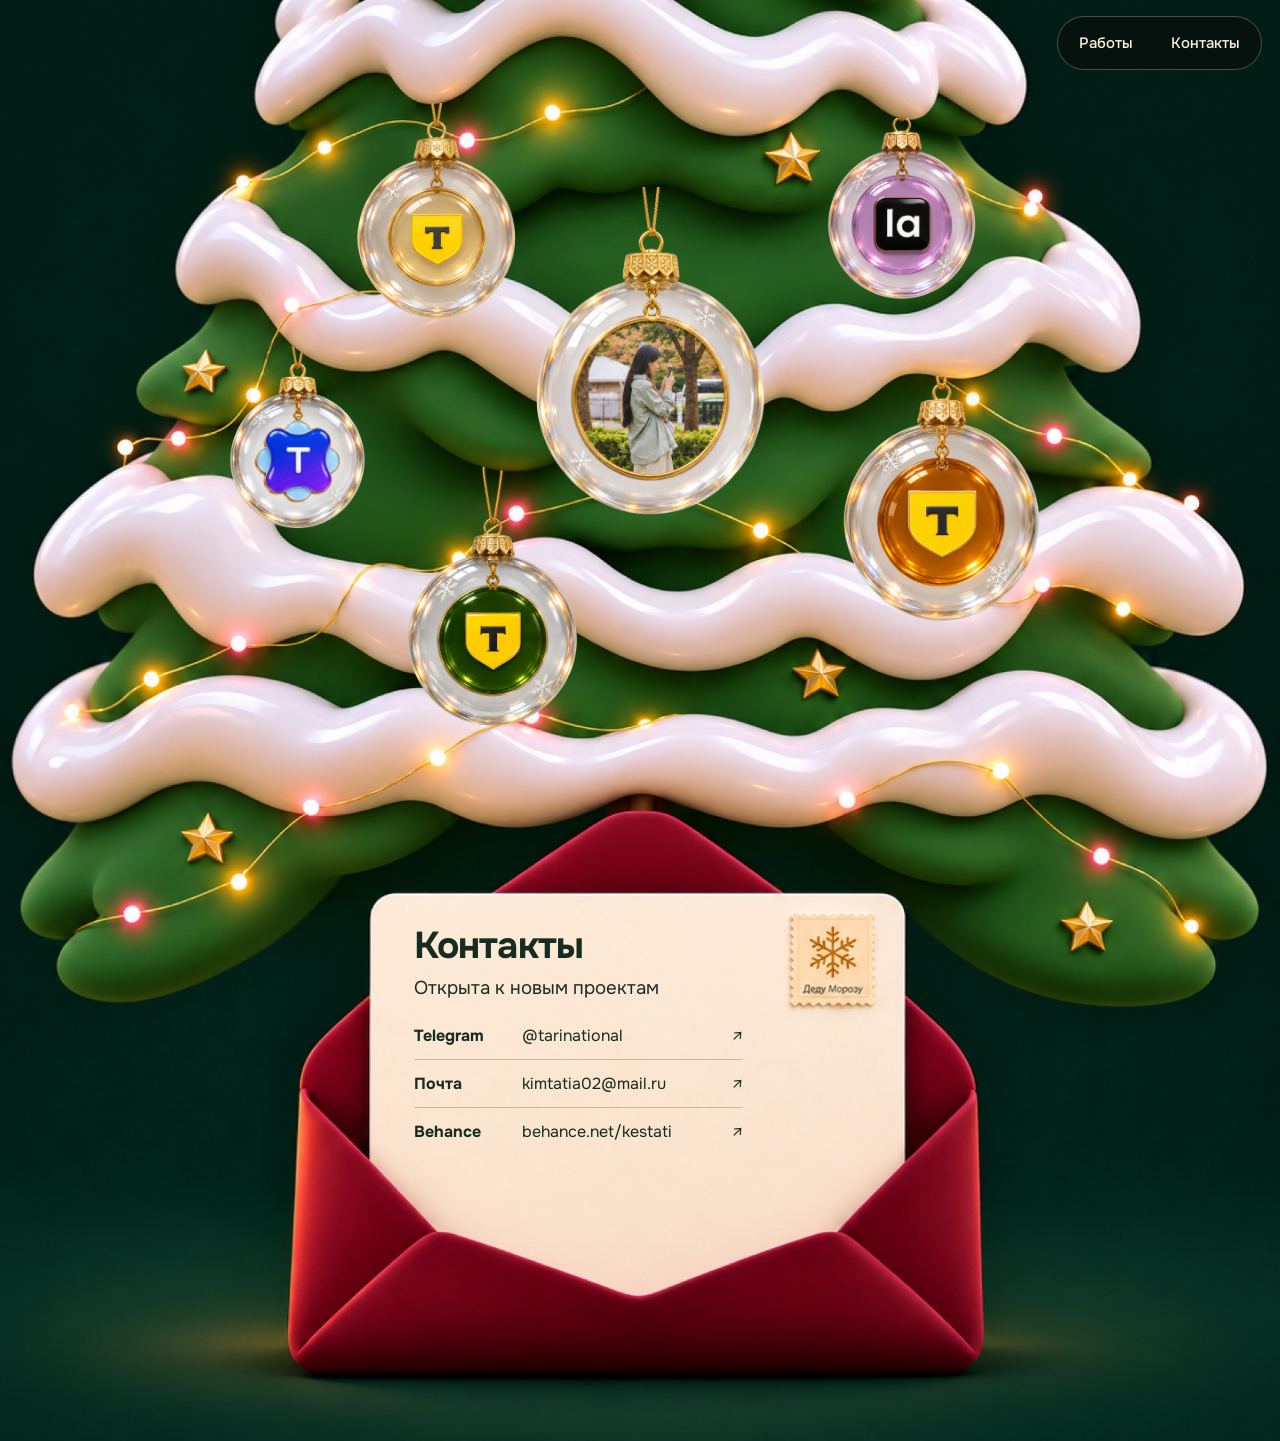
<file: index.html>
<!doctype html>
<html lang="ru">
<head>
  <meta charset="utf-8">
  <meta name="viewport" content="width=device-width, initial-scale=1">
  <meta name="description" content="Портфолио Тани Ким, продуктового дизайнера. Кейсы и контакты.">
  <meta name="theme-color" content="#051a14">
  <title>Таня Ким — продуктовый дизайнер</title>
  <link rel="stylesheet" href="style.css">
</head>
<body class="home">
  <a class="skip" href="#works">К проектам</a>
  <nav class="main-nav" aria-label="Навигация по портфолио">
    <a href="#works">Работы</a>
    <a href="#contacts">Контакты</a>
  </nav>
  <main class="site-width">
    <div class="scene" id="works">
      <img class="scene-image" src="assets/tree-1672.jpg" srcset="assets/tree-1672.jpg 1672w, assets/tree-3344.jpg 3344w" sizes="(max-width: 680px) 223vw, (min-width: 1672px) 1672px, 100vw" width="3344" height="3763" alt="" fetchpriority="high">
      <h1 class="sr-only">Таня Ким — продуктовый дизайнер</h1>
      <button type="button" class="ornament portrait" aria-label="Таня Ким, продуктовый дизайнер с бэкграундом в коммуникациях">
        <span class="ornament-art"><img src="assets/portrait.png" alt=""></span>
        <span class="ornament-label"><strong>Таня Ким</strong><span>Продуктовый дизайнер</span></span>
      </button>
      <a class="ornament vacancy" href="vacancy.html">
        <span class="ornament-art"><img src="assets/vacancy.png" alt=""></span><span class="ornament-label">Раздел «Вакансия»</span>
      </a>
      <a class="ornament lamoda" href="lamoda.html">
        <span class="ornament-art"><img src="assets/lamoda.png" alt=""></span><span class="ornament-label">Отзывы на lamoda</span>
      </a>
      <a class="ornament talantix" href="talantix.html">
        <span class="ornament-art"><img src="assets/talantix.png" alt=""></span><span class="ornament-label">CRM-система для рекрутеров Talantix</span>
      </a>
      <a class="ornament salary" href="salary.html">
        <span class="ornament-art"><img src="assets/salary.png" alt=""></span><span class="ornament-label">Калькулятор зарплаты представителя</span>
      </a>
      <a class="ornament robotaxi" href="robotaxi.html">
        <span class="ornament-art"><img src="assets/robotaxi.png" alt=""></span><span class="ornament-label">Сервис мониторинга беспилотных машин</span>
      </a>
      <section class="letter" id="contacts" aria-labelledby="contacts-title">
        <h2 id="contacts-title">Контакты</h2>
        <p>Открыта к новым проектам</p>
        <div class="contact-links">
          <a href="https://t.me/tarinational"><strong>Telegram</strong><span>@tarinational</span><span aria-hidden="true">↗</span></a>
          <a href="mailto:kimtatia02@mail.ru"><strong>Почта</strong><span>kimtatia02@mail.ru</span><span aria-hidden="true">↗</span></a>
          <a href="https://www.behance.net/kestati"><strong>Behance</strong><span>behance.net/kestati</span><span aria-hidden="true">↗</span></a>
        </div>
      </section>
    </div>
  </main>
</body>
</html>
</file>
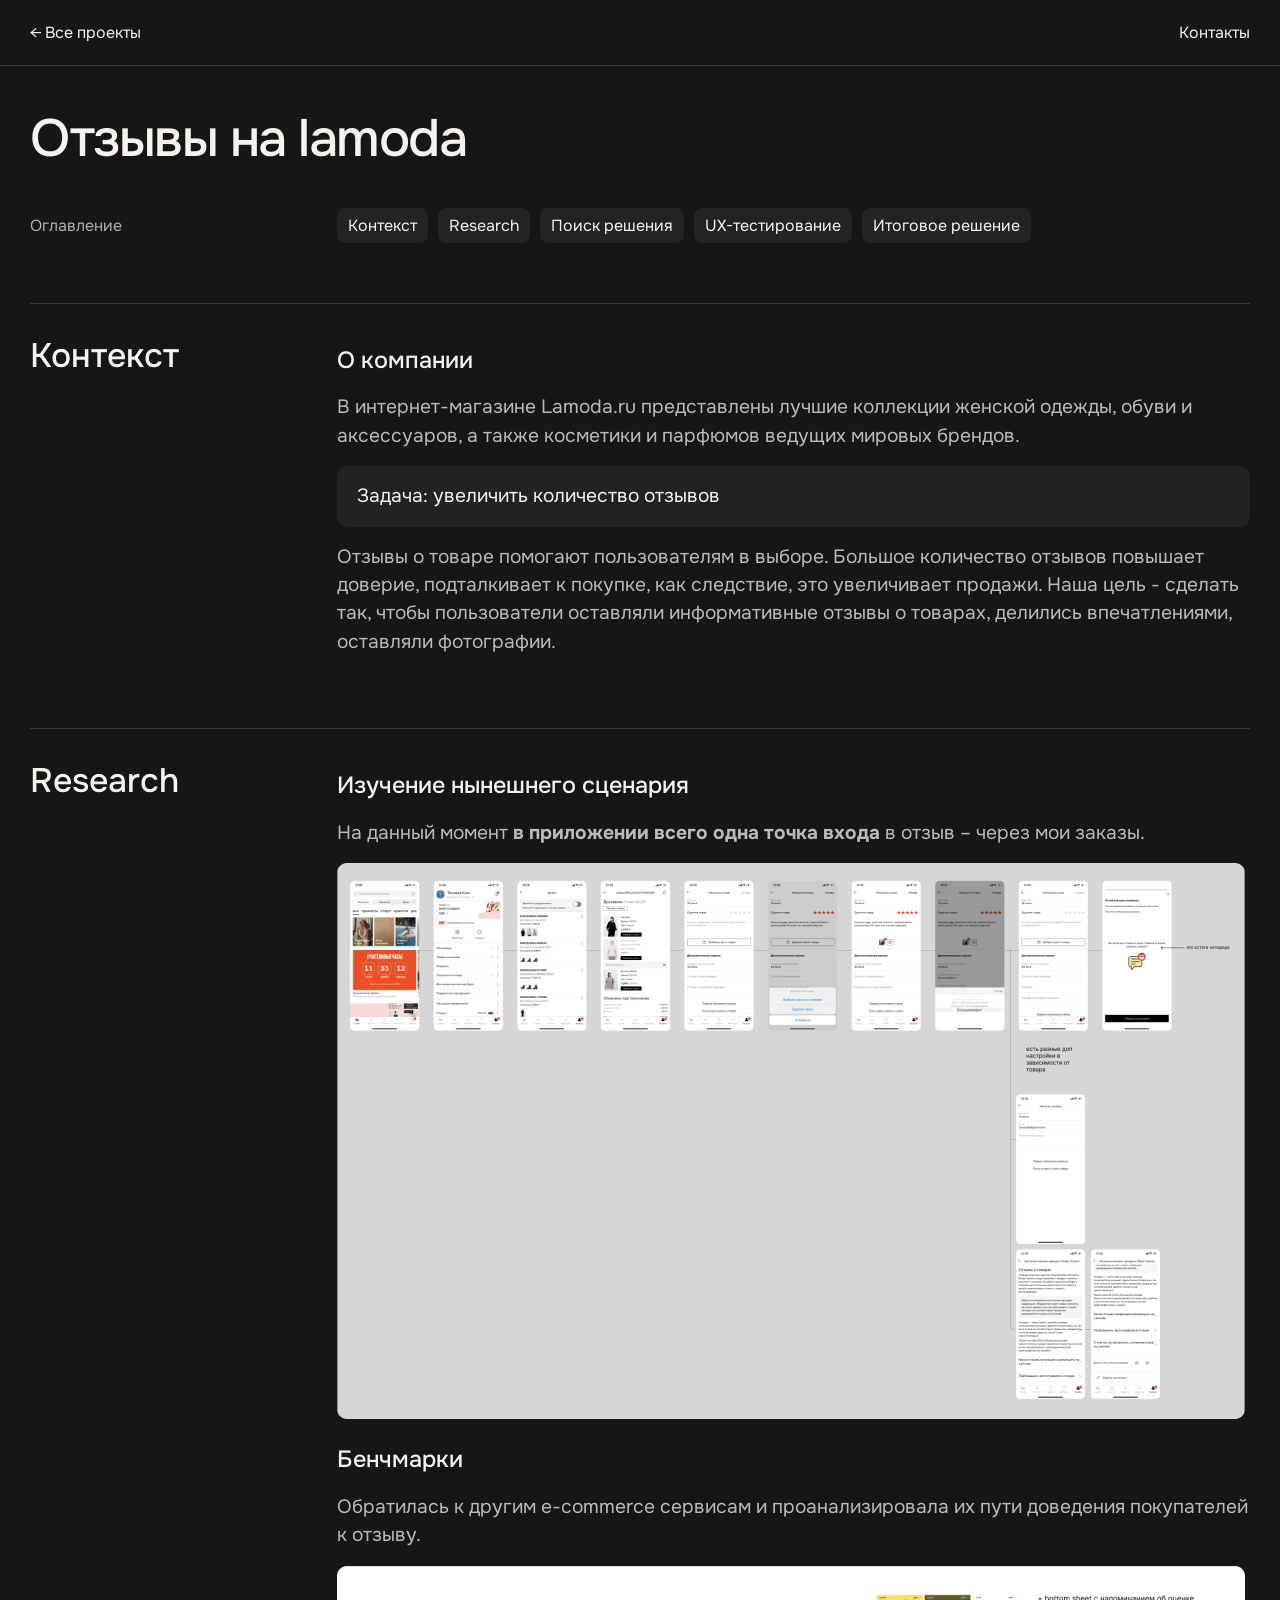
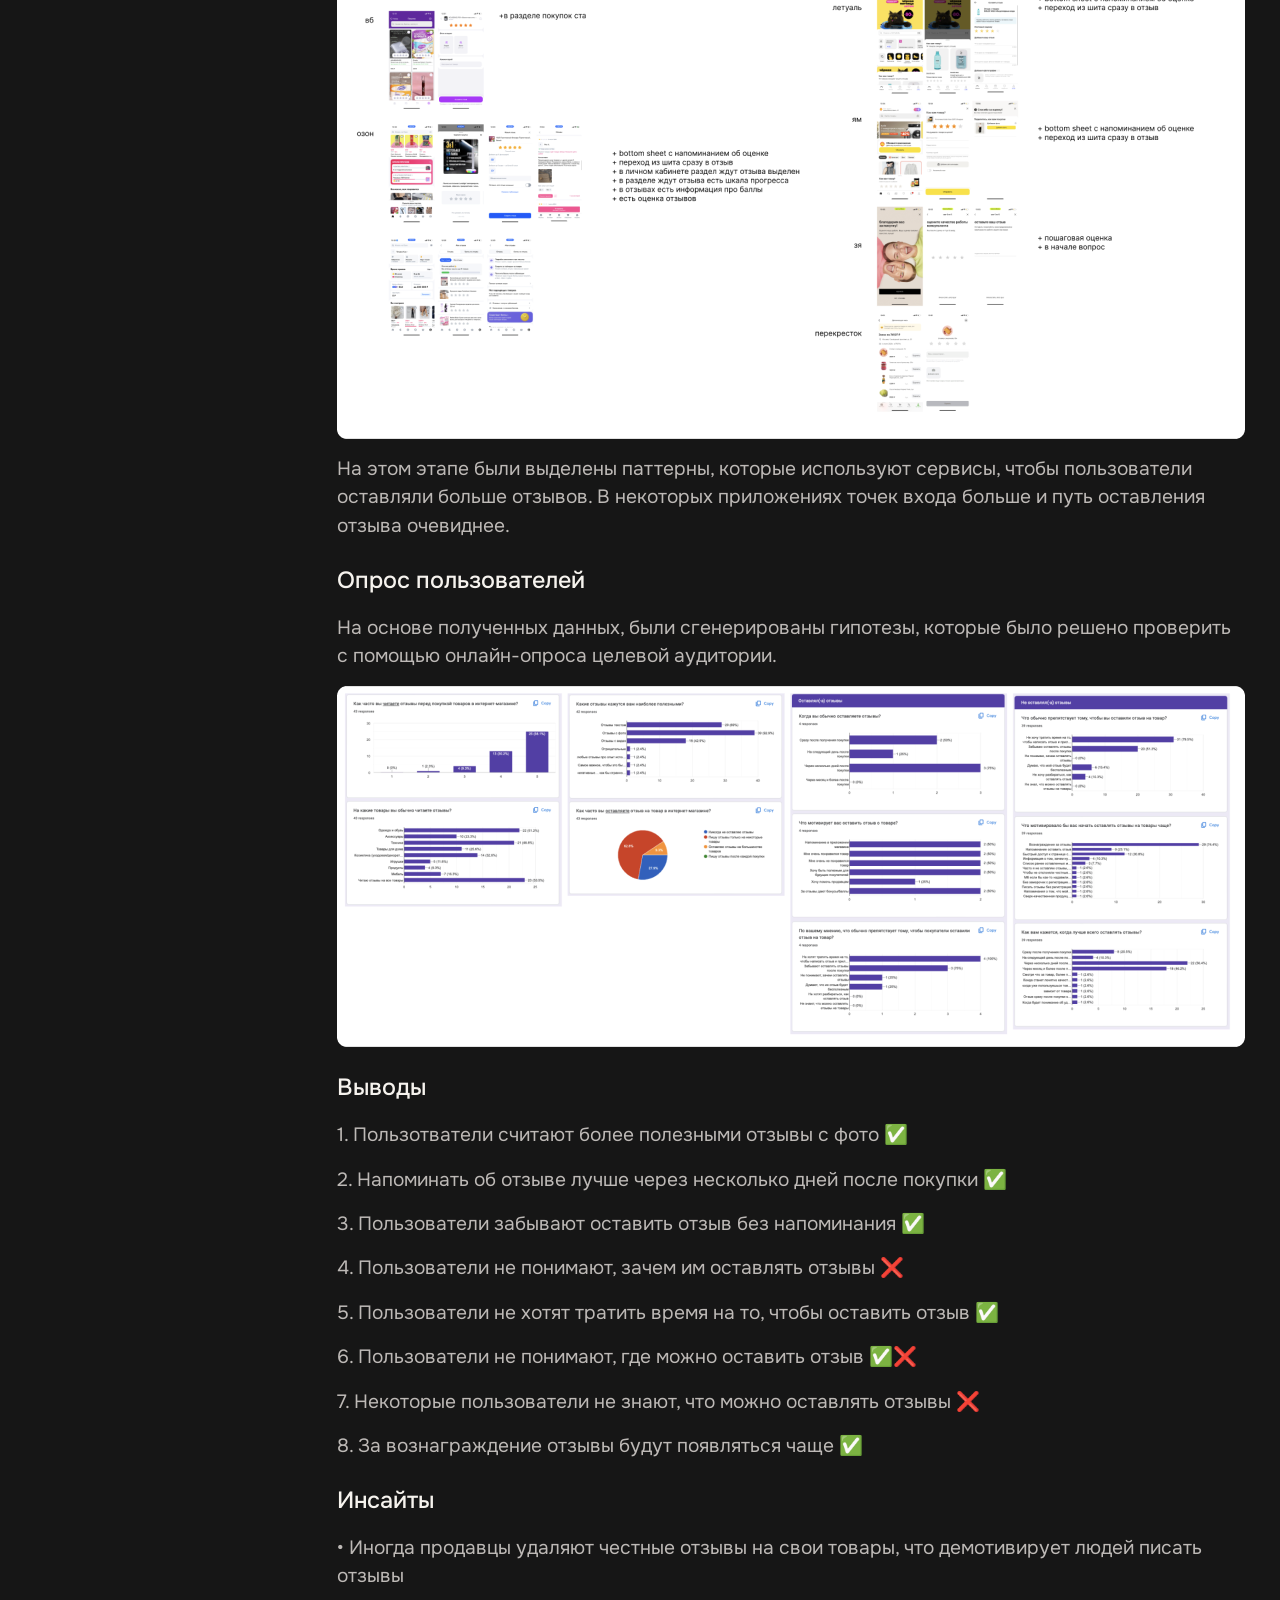
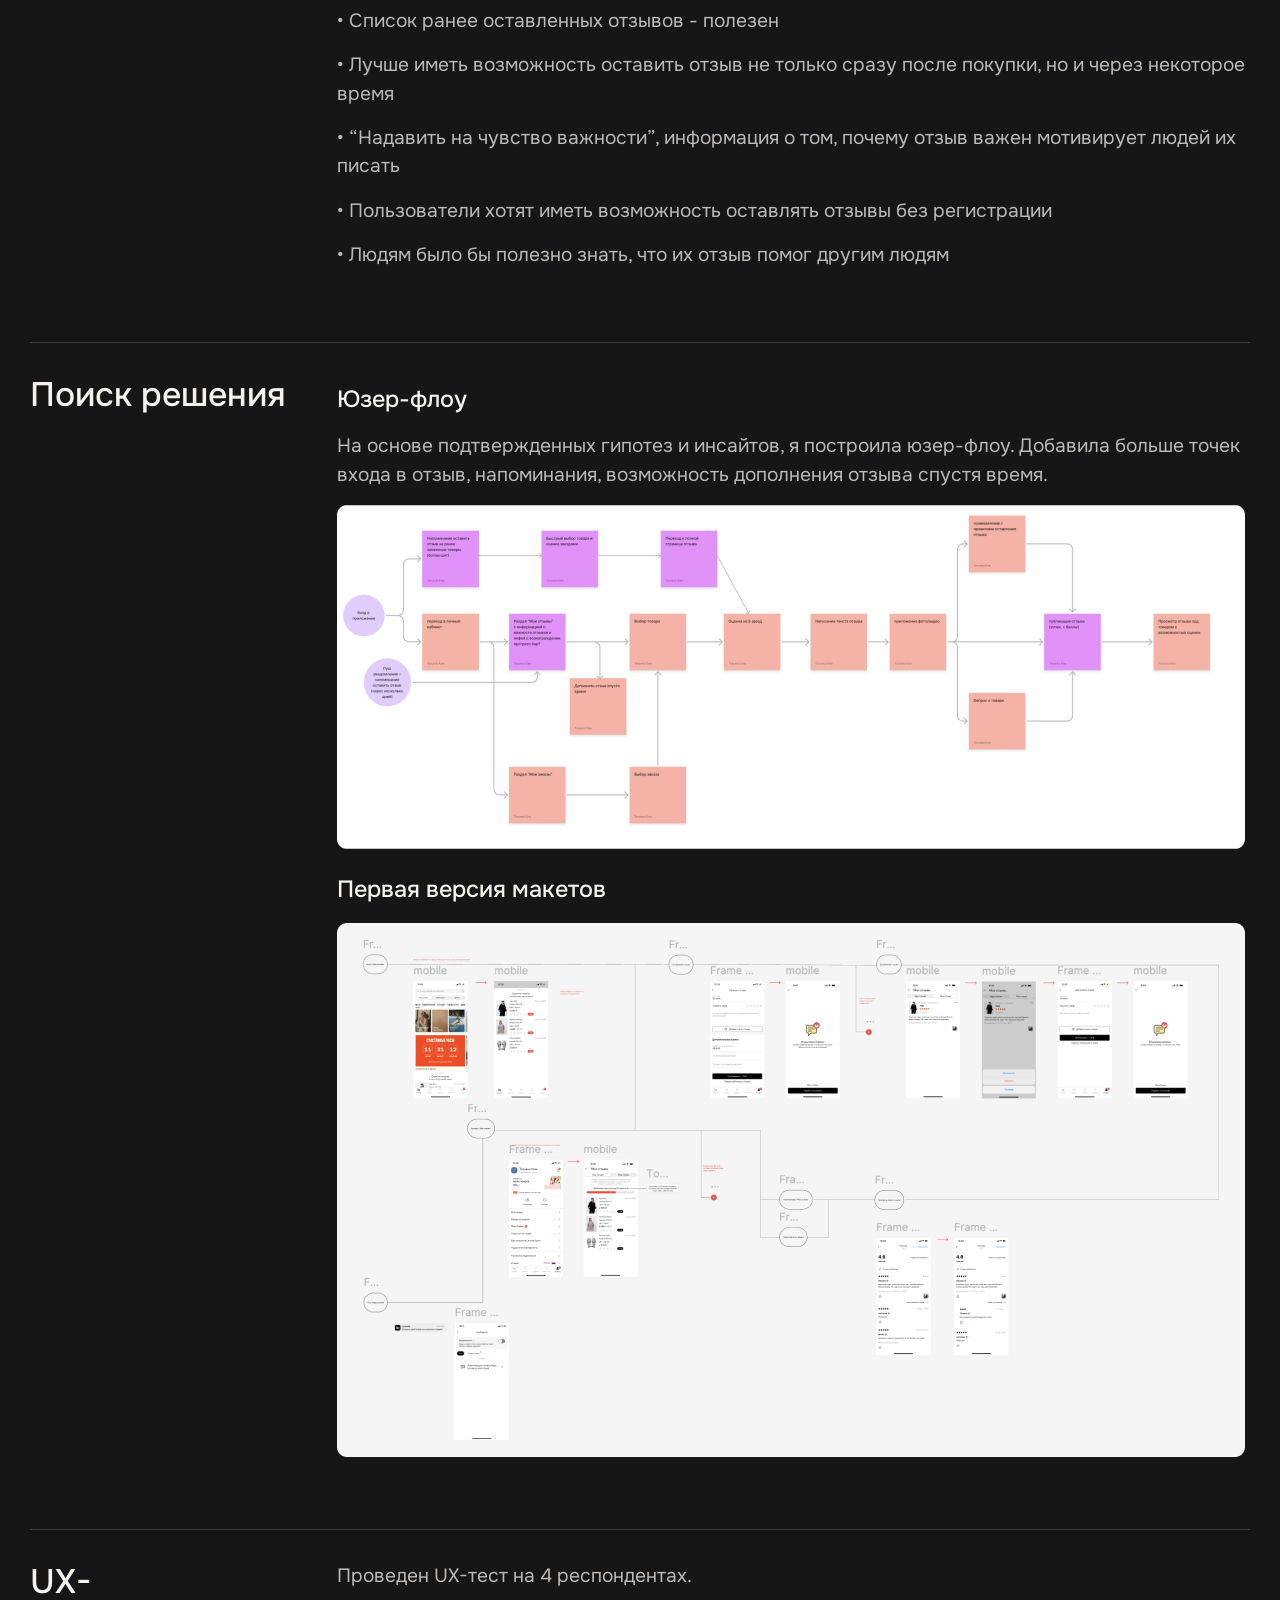
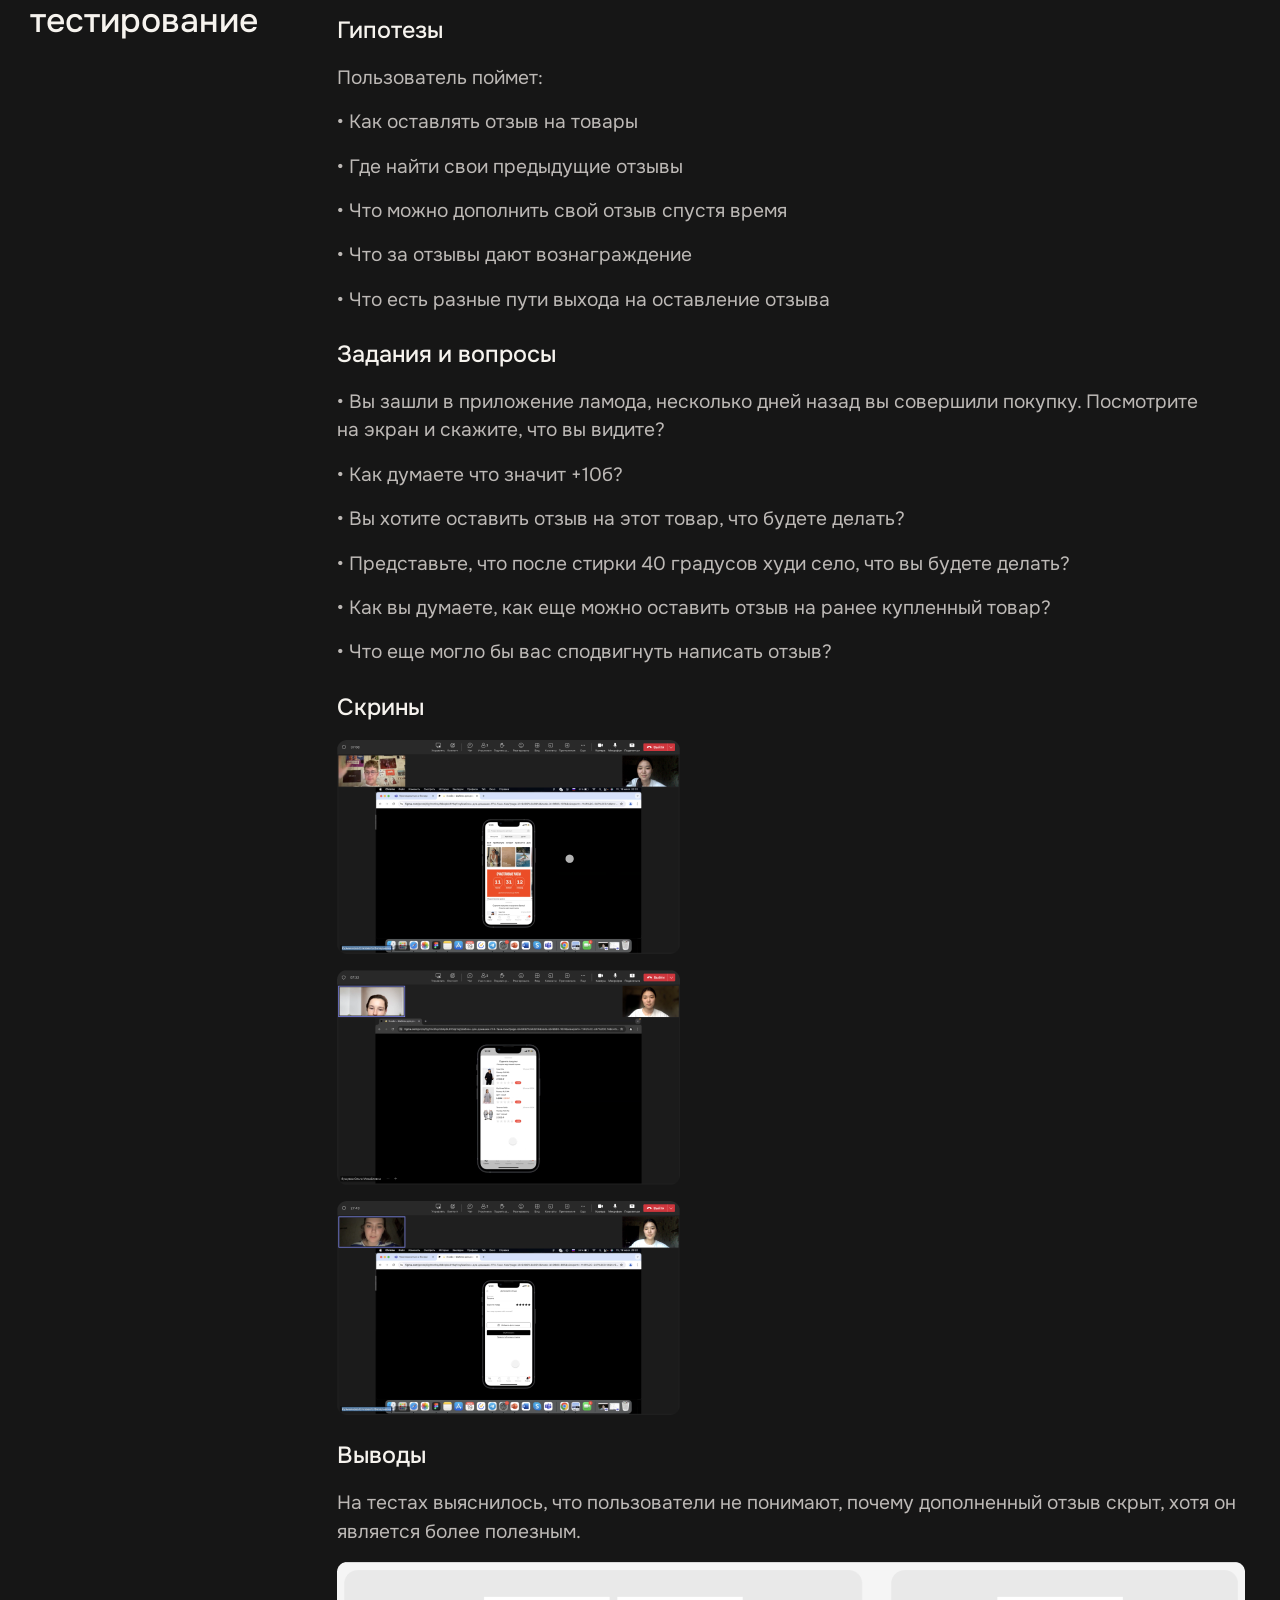
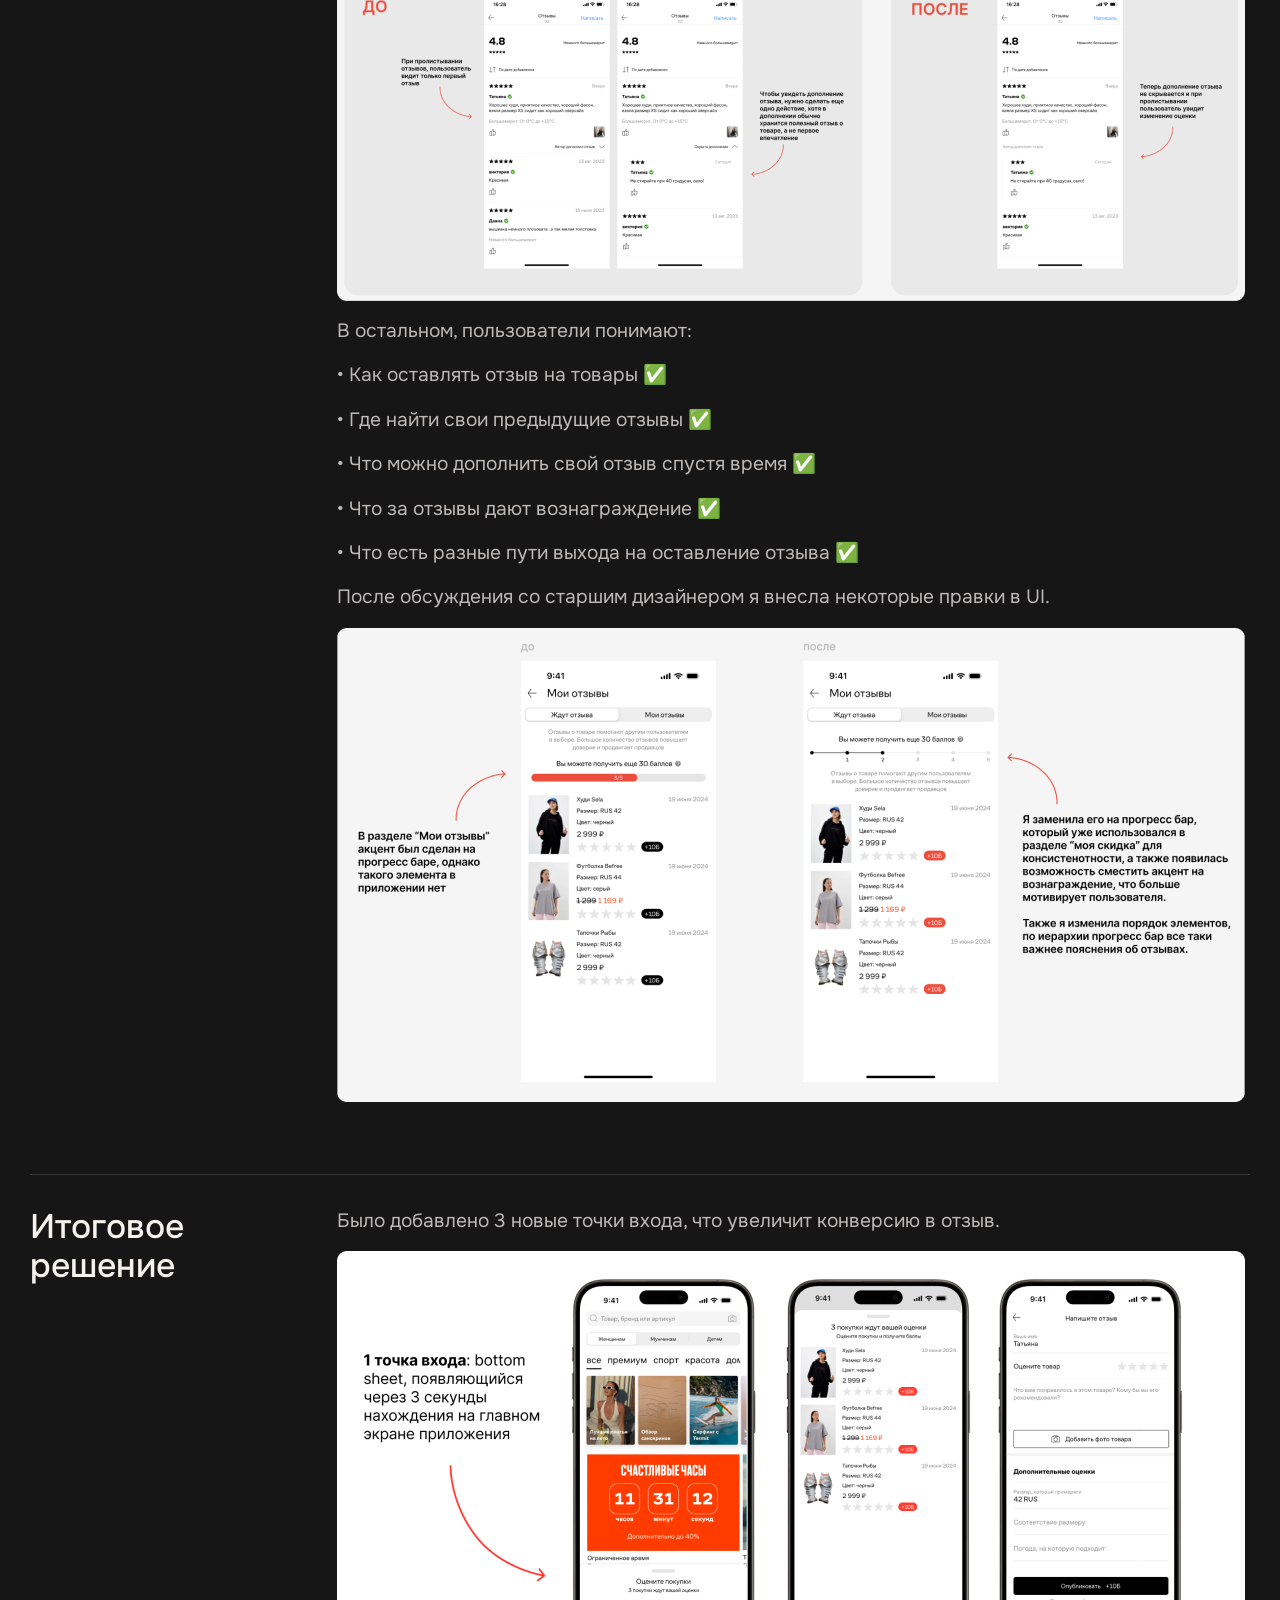
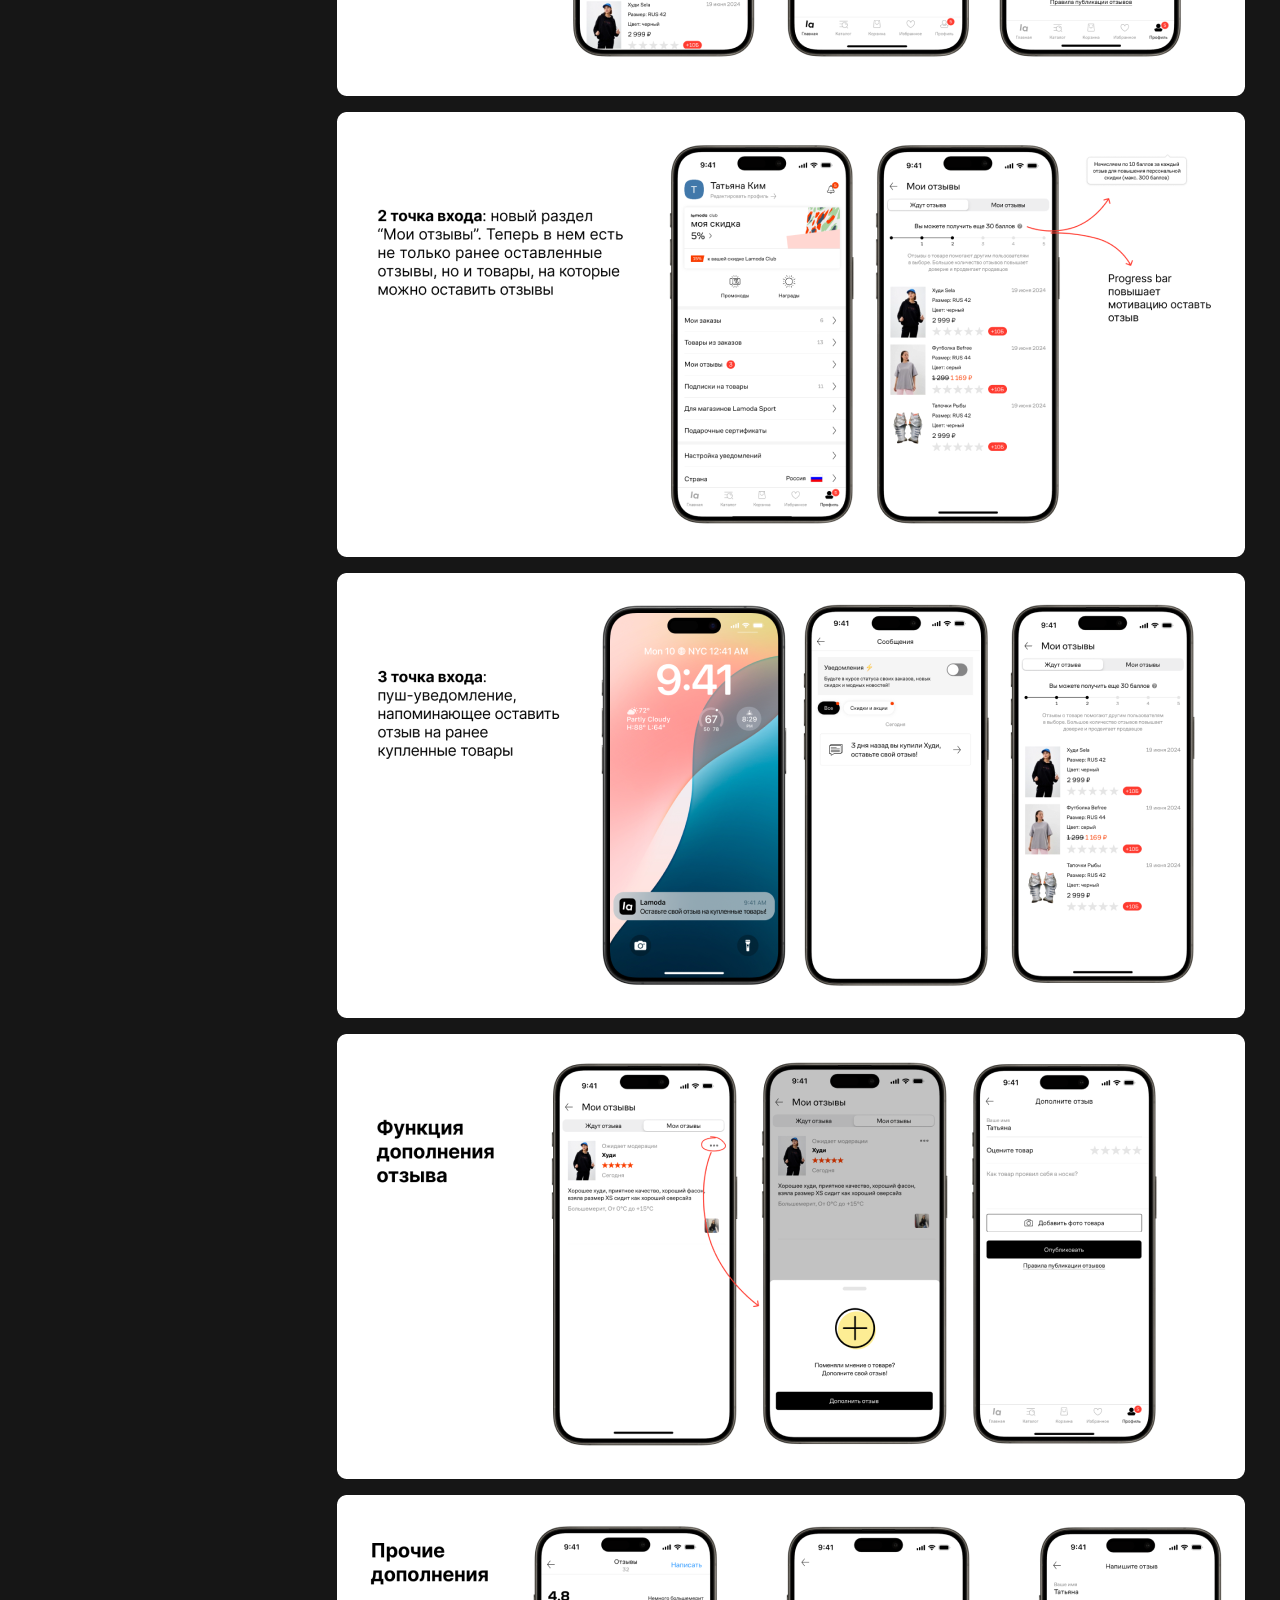
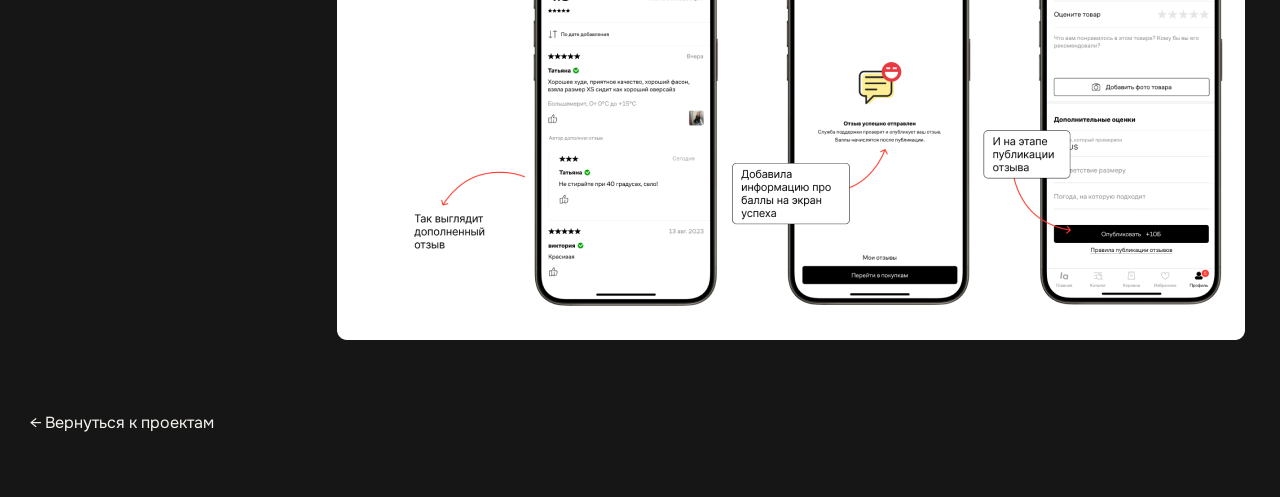
<file: lamoda.html>
<!doctype html>
<html lang="ru"><meta charset="utf-8"><meta name="viewport" content="width=device-width, initial-scale=1">
<title>Отзывы на lamoda · Таня Ким</title>
<link rel="stylesheet" href="style.css">
<body class="case"><header class="case-bar"><a href="index.html#works">← Все проекты</a><a href="index.html#contacts">Контакты</a></header>
<main class="case-page"><h1>Отзывы на lamoda</h1><nav class="contents" aria-label="Оглавление"><span>Оглавление</span><div><a href="#section-1">Контекст</a><a href="#section-2">Research</a><a href="#section-3">Поиск решения</a><a href="#section-4">UX-тестирование</a><a href="#section-5">Итоговое решение</a></div></nav><section class="case-section" id="section-1"><h2>Контекст</h2><div class="case-content"><h3>О компании</h3><p>В интернет-магазине Lamoda.ru представлены лучшие коллекции женской одежды, обуви и аксессуаров, а также косметики и парфюмов ведущих мировых брендов.</p><div class="callout"><p>Задача: увеличить количество отзывов</p></div><p>Отзывы о товаре помогают пользователям в выборе. Большое количество отзывов повышает доверие, подталкивает к покупке, как следствие, это увеличивает продажи. Наша цель - сделать так, чтобы пользователи оставляли информативные отзывы о товарах, делились впечатлениями, оставляли фотографии.</p></div></section><section class="case-section" id="section-2"><h2>Research</h2><div class="case-content"><h3>Изучение нынешнего сценария</h3><p>На данный момент <strong>в приложении всего одна точка входа </strong>в отзыв – через мои заказы.</p><a class="figure-link" href="assets/lamoda-155-4410.png" target="_blank" rel="noopener" aria-label="Нынешний сценарий"><img loading="lazy" decoding="async" src="assets/lamoda-155-4410.png" alt="Нынешний сценарий"></a><h3>Бенчмарки</h3><p>Обратилась к другим e-commerce сервисам и проанализировала их пути доведения покупателей к отзыву.</p><a class="figure-link" href="assets/lamoda-155-4415.png" target="_blank" rel="noopener" aria-label="Бенчмарки"><img loading="lazy" decoding="async" src="assets/lamoda-155-4415.png" alt="Бенчмарки"></a><p>На этом этапе были выделены паттерны, которые используют сервисы, чтобы пользователи оставляли больше отзывов. В некоторых приложениях точек входа больше и путь оставления отзыва очевиднее.</p><h3>Опрос пользователей</h3><p>На основе полученных данных, были сгенерированы гипотезы, которые было решено проверить с помощью онлайн-опроса целевой аудитории.</p><a class="figure-link" href="assets/lamoda-155-4421.png" target="_blank" rel="noopener" aria-label="Опрос пользователей"><img loading="lazy" decoding="async" src="assets/lamoda-155-4421.png" alt="Опрос пользователей"></a><h3>Выводы</h3><p>1. Пользотватели считают более полезными отзывы с фото ✅</p><p>2. Напоминать об отзыве лучше через несколько дней после покупки ✅</p><p>3. Пользователи забывают оставить отзыв без напоминания ✅</p><p>4. Пользователи не понимают, зачем им оставлять отзывы ❌</p><p>5. Пользователи не хотят тратить время на то, чтобы оставить отзыв ✅</p><p>6. Пользователи не понимают, где можно оставить отзыв ✅❌</p><p>7. Некоторые пользователи не знают, что можно оставлять отзывы ❌</p><p>8. За вознаграждение отзывы будут появляться чаще ✅</p><h3>Инсайты</h3><p>•  Иногда продавцы удаляют честные отзывы на свои товары, что демотивирует людей писать отзывы</p><p>•  Список ранее оставленных отзывов - полезен</p><p>•  Лучше иметь возможность оставить отзыв не только сразу после покупки, но и через некоторое время</p><p>•  “Надавить на чувство важности”, информация о том, почему отзыв важен мотивирует людей их писать</p><p>•  Пользователи хотят иметь возможность оставлять отзывы без регистрации</p><p>•  Людям было бы полезно знать, что их отзыв помог другим людям</p></div></section><section class="case-section" id="section-3"><h2>Поиск решения</h2><div class="case-content"><h3>Юзер-флоу</h3><p>На основе подтвержденных гипотез и инсайтов, я построила юзер-флоу. Добавила больше точек входа в отзыв, напоминания, возможность дополнения отзыва спустя время.</p><a class="figure-link" href="assets/lamoda-155-4451.png" target="_blank" rel="noopener" aria-label="Юзер-флоу"><img loading="lazy" decoding="async" src="assets/lamoda-155-4451.png" alt="Юзер-флоу"></a><h3>Первая версия макетов</h3><a class="figure-link" href="assets/lamoda-155-4455.png" target="_blank" rel="noopener" aria-label="Первая версия макетов"><img loading="lazy" decoding="async" src="assets/lamoda-155-4455.png" alt="Первая версия макетов"></a></div></section><section class="case-section" id="section-4"><h2>UX-тестирование</h2><div class="case-content"><p>Проведен UX-тест на 4 респондентах.</p><h3>Гипотезы</h3><p>Пользователь поймет:</p><p>•  Как оставлять отзыв на товары</p><p>•  Где найти свои предыдущие отзывы</p><p>•  Что можно дополнить свой отзыв спустя время</p><p>•  Что за отзывы дают вознаграждение</p><p>•  Что есть разные пути выхода на оставление отзыва</p><h3>Задания и вопросы</h3><p>•  Вы зашли в приложение ламода, несколько дней назад вы совершили покупку. Посмотрите на экран и скажите, что вы видите?</p><p>•  Как думаете что значит +10б?</p><p>•  Вы хотите оставить отзыв на этот товар, что будете делать?</p><p>•  Представьте, что после стирки 40 градусов худи село, что вы будете делать?</p><p>•  Как вы думаете, как еще можно оставить отзыв на ранее купленный товар?</p><p>•  Что еще могло бы вас сподвигнуть написать отзыв?</p><h3>Скрины</h3><a class="figure-link" href="assets/lamoda-155-4484.png" target="_blank" rel="noopener" aria-label="UX-тест · 1"><img loading="lazy" decoding="async" src="assets/lamoda-155-4484.png" alt="UX-тест · 1"></a><a class="figure-link" href="assets/lamoda-155-4486.png" target="_blank" rel="noopener" aria-label="UX-тест · 2"><img loading="lazy" decoding="async" src="assets/lamoda-155-4486.png" alt="UX-тест · 2"></a><a class="figure-link" href="assets/lamoda-155-4488.png" target="_blank" rel="noopener" aria-label="UX-тест · 3"><img loading="lazy" decoding="async" src="assets/lamoda-155-4488.png" alt="UX-тест · 3"></a><h3>Выводы</h3><p>На тестах выяснилось, что пользователи не понимают, почему дополненный отзыв скрыт, хотя он является более полезным.</p><a class="figure-link" href="assets/lamoda-155-4493.png" target="_blank" rel="noopener" aria-label="Скрытый дополненный отзыв"><img loading="lazy" decoding="async" src="assets/lamoda-155-4493.png" alt="Скрытый дополненный отзыв"></a><p>В остальном, пользователи понимают:</p><p>•  Как оставлять отзыв на товары  ✅</p><p>•  Где найти свои предыдущие отзывы  ✅</p><p>•  Что можно дополнить свой отзыв спустя время  ✅</p><p>•  Что за отзывы дают вознаграждение  ✅</p><p>•  Что есть разные пути выхода на оставление отзыва  ✅</p><p>После обсуждения со старшим дизайнером я внесла некоторые правки в UI.</p><a class="figure-link" href="assets/lamoda-155-4503.png" target="_blank" rel="noopener" aria-label="Правки UI"><img loading="lazy" decoding="async" src="assets/lamoda-155-4503.png" alt="Правки UI"></a></div></section><section class="case-section" id="section-5"><h2>Итоговое решение</h2><div class="case-content"><p>Было добавлено 3 новые точки входа, что увеличит конверсию в отзыв.</p><a class="figure-link" href="assets/lamoda-155-4511.png" target="_blank" rel="noopener" aria-label="Итоговое решение · 1"><img loading="lazy" decoding="async" src="assets/lamoda-155-4511.png" alt="Итоговое решение · 1"></a><a class="figure-link" href="assets/lamoda-155-4513.png" target="_blank" rel="noopener" aria-label="Итоговое решение · 2"><img loading="lazy" decoding="async" src="assets/lamoda-155-4513.png" alt="Итоговое решение · 2"></a><a class="figure-link" href="assets/lamoda-155-4515.png" target="_blank" rel="noopener" aria-label="Итоговое решение · 3"><img loading="lazy" decoding="async" src="assets/lamoda-155-4515.png" alt="Итоговое решение · 3"></a><a class="figure-link" href="assets/lamoda-155-4517.png" target="_blank" rel="noopener" aria-label="Итоговое решение · 4"><img loading="lazy" decoding="async" src="assets/lamoda-155-4517.png" alt="Итоговое решение · 4"></a><a class="figure-link" href="assets/lamoda-155-4519.png" target="_blank" rel="noopener" aria-label="Итоговое решение · 5"><img loading="lazy" decoding="async" src="assets/lamoda-155-4519.png" alt="Итоговое решение · 5"></a></div></section>
<a class="case-back" href="index.html#works">← Вернуться к проектам</a></main></body></html>
</file>
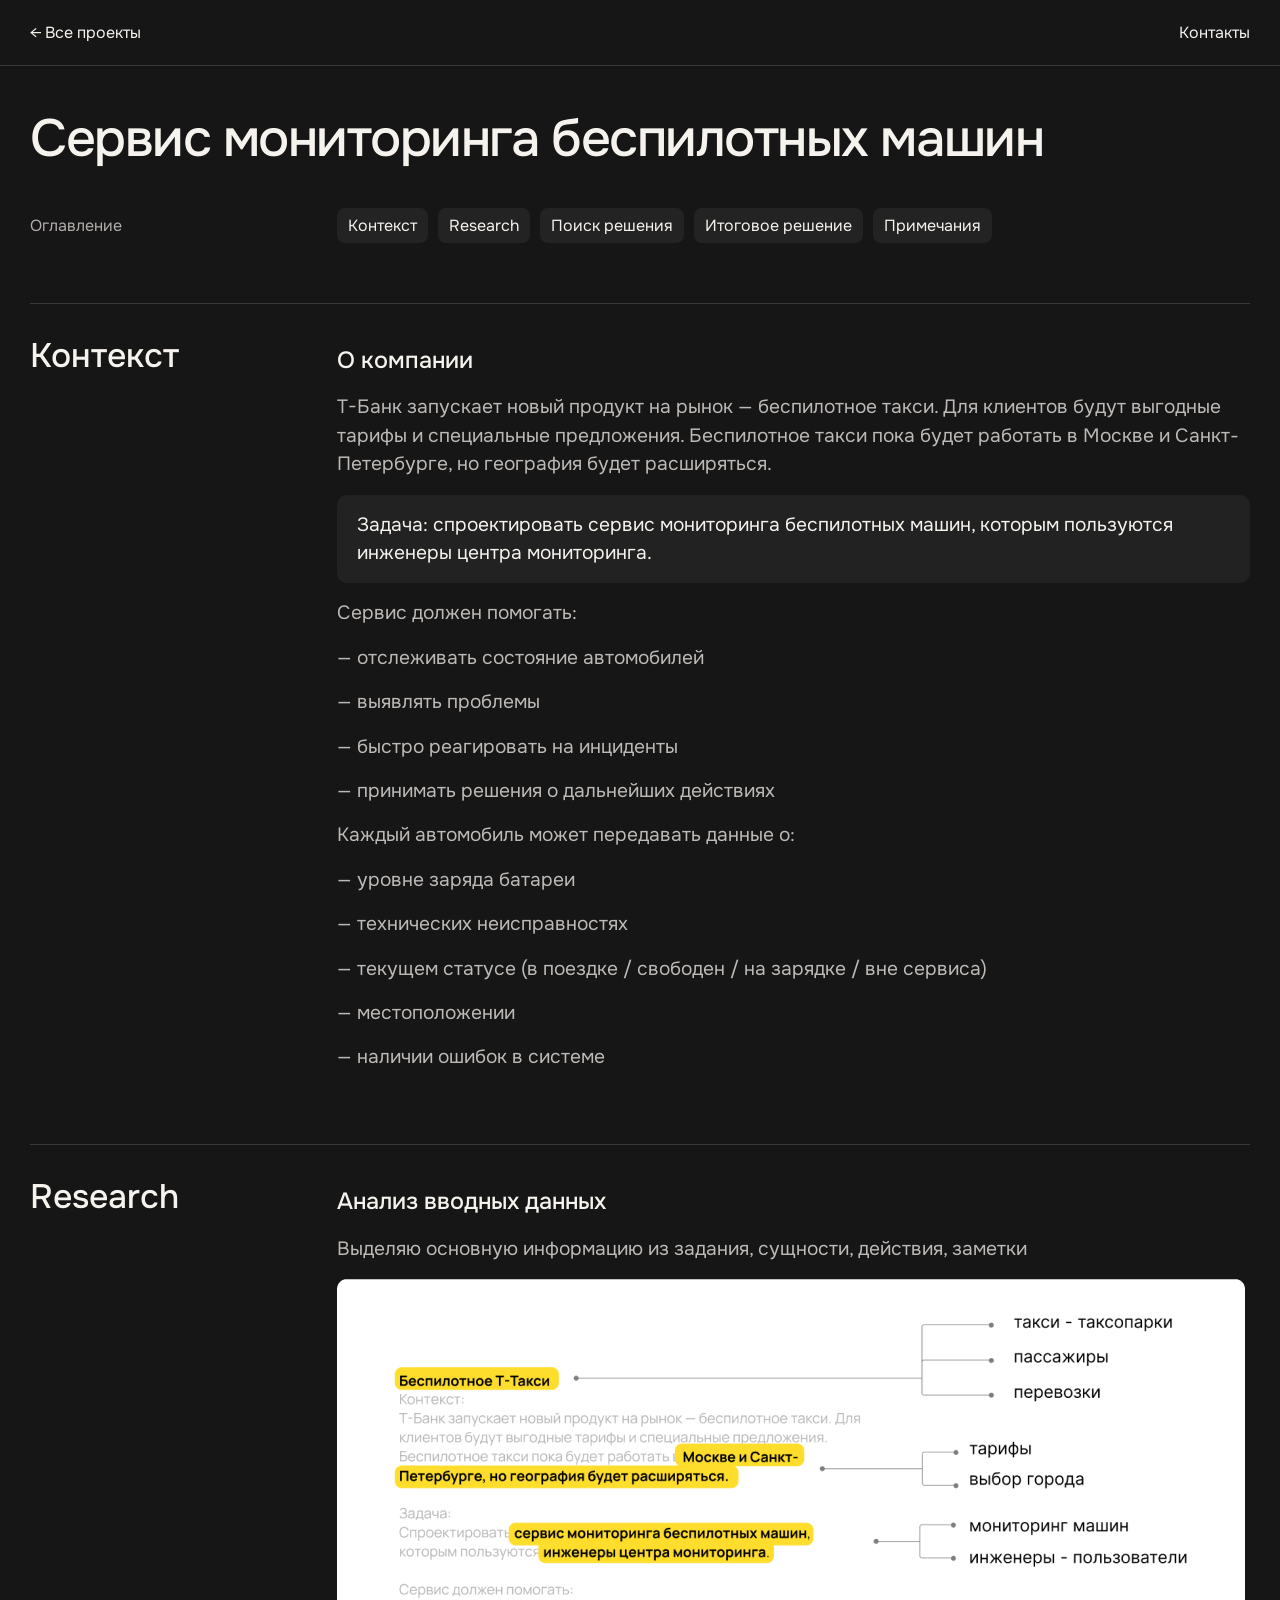
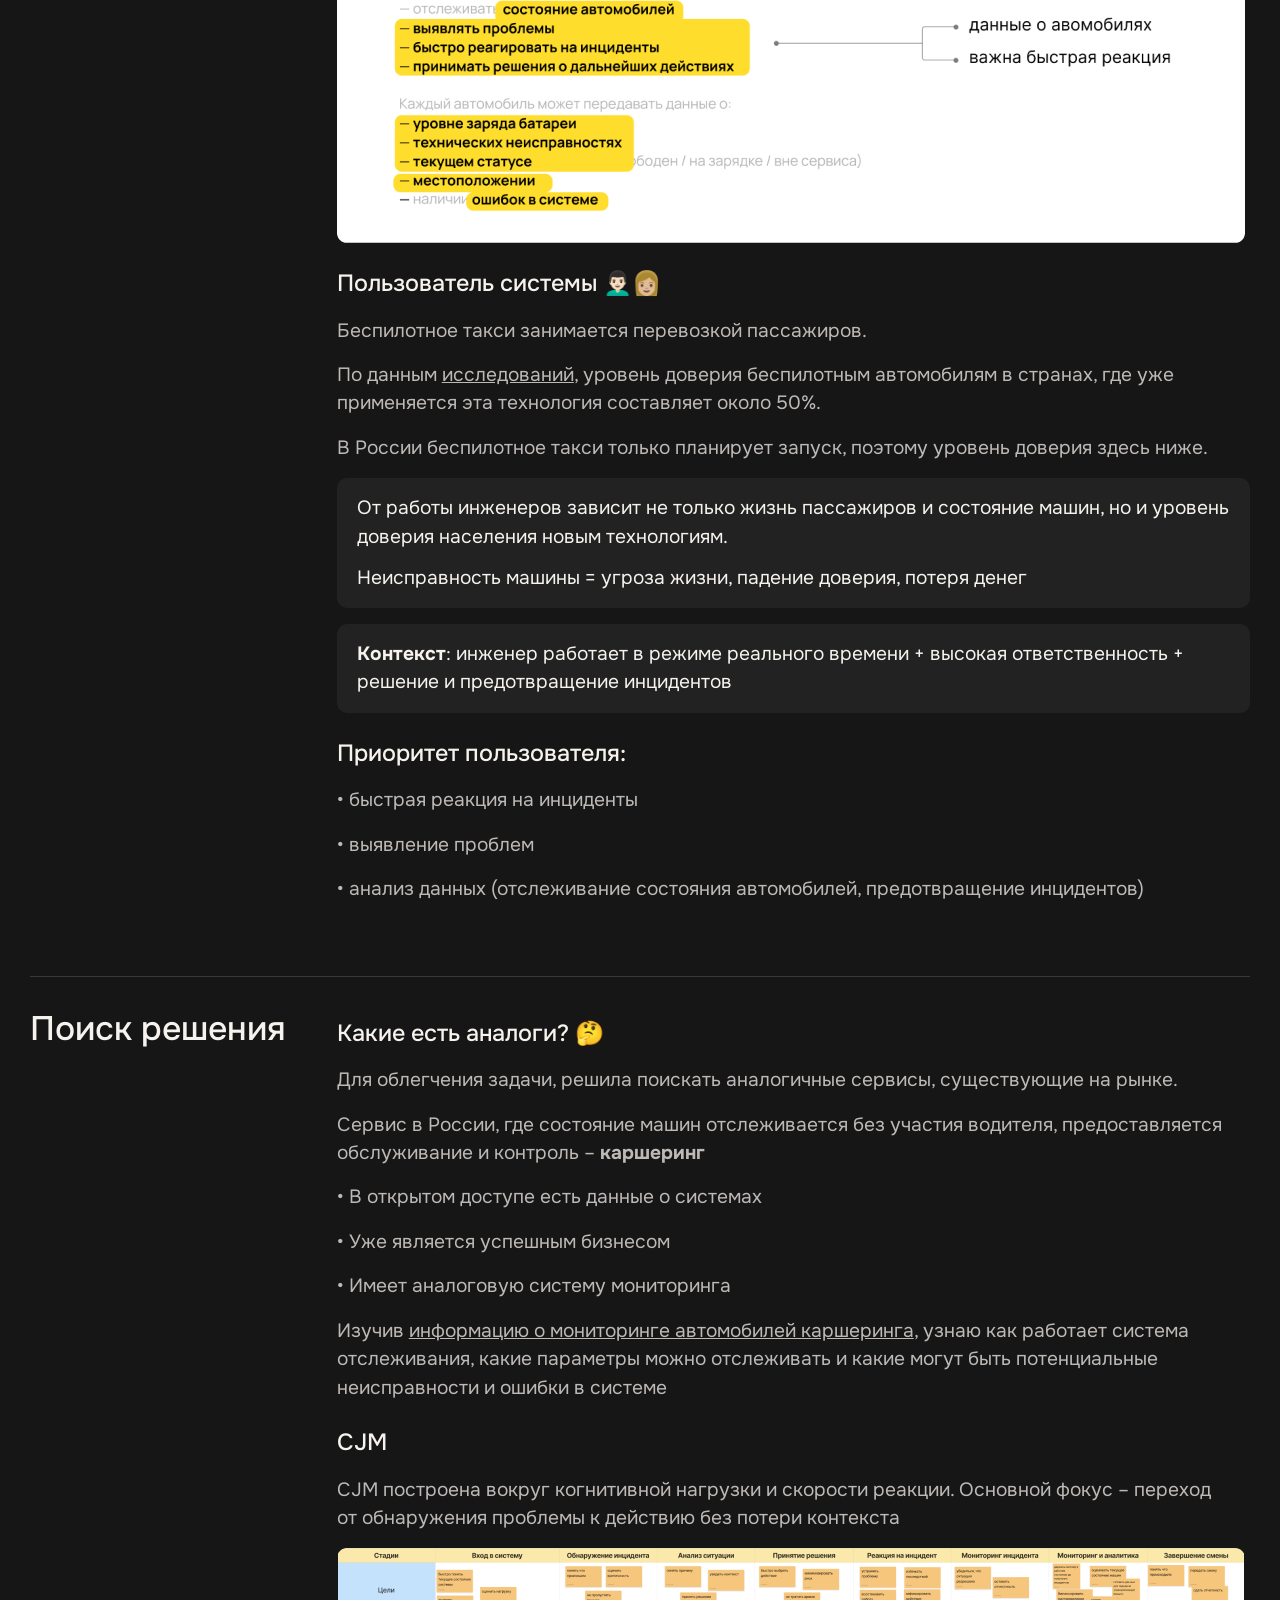
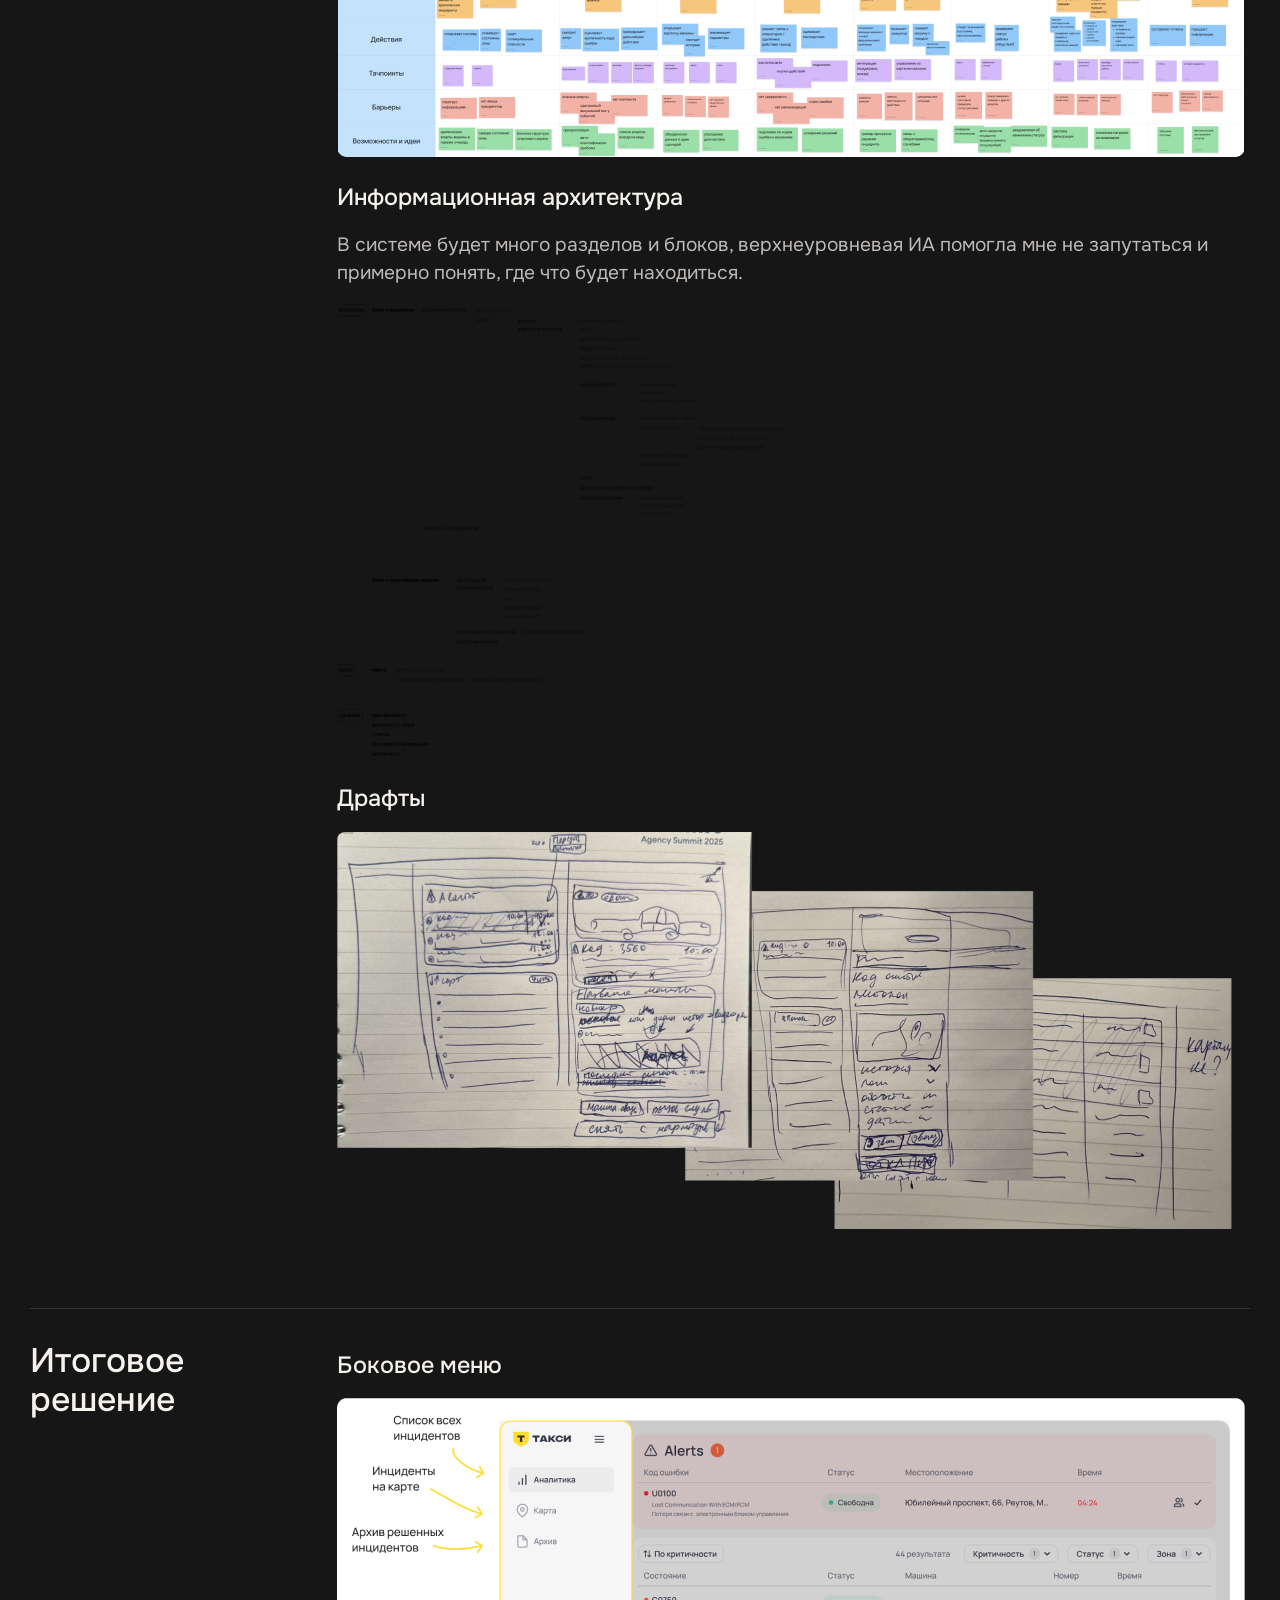
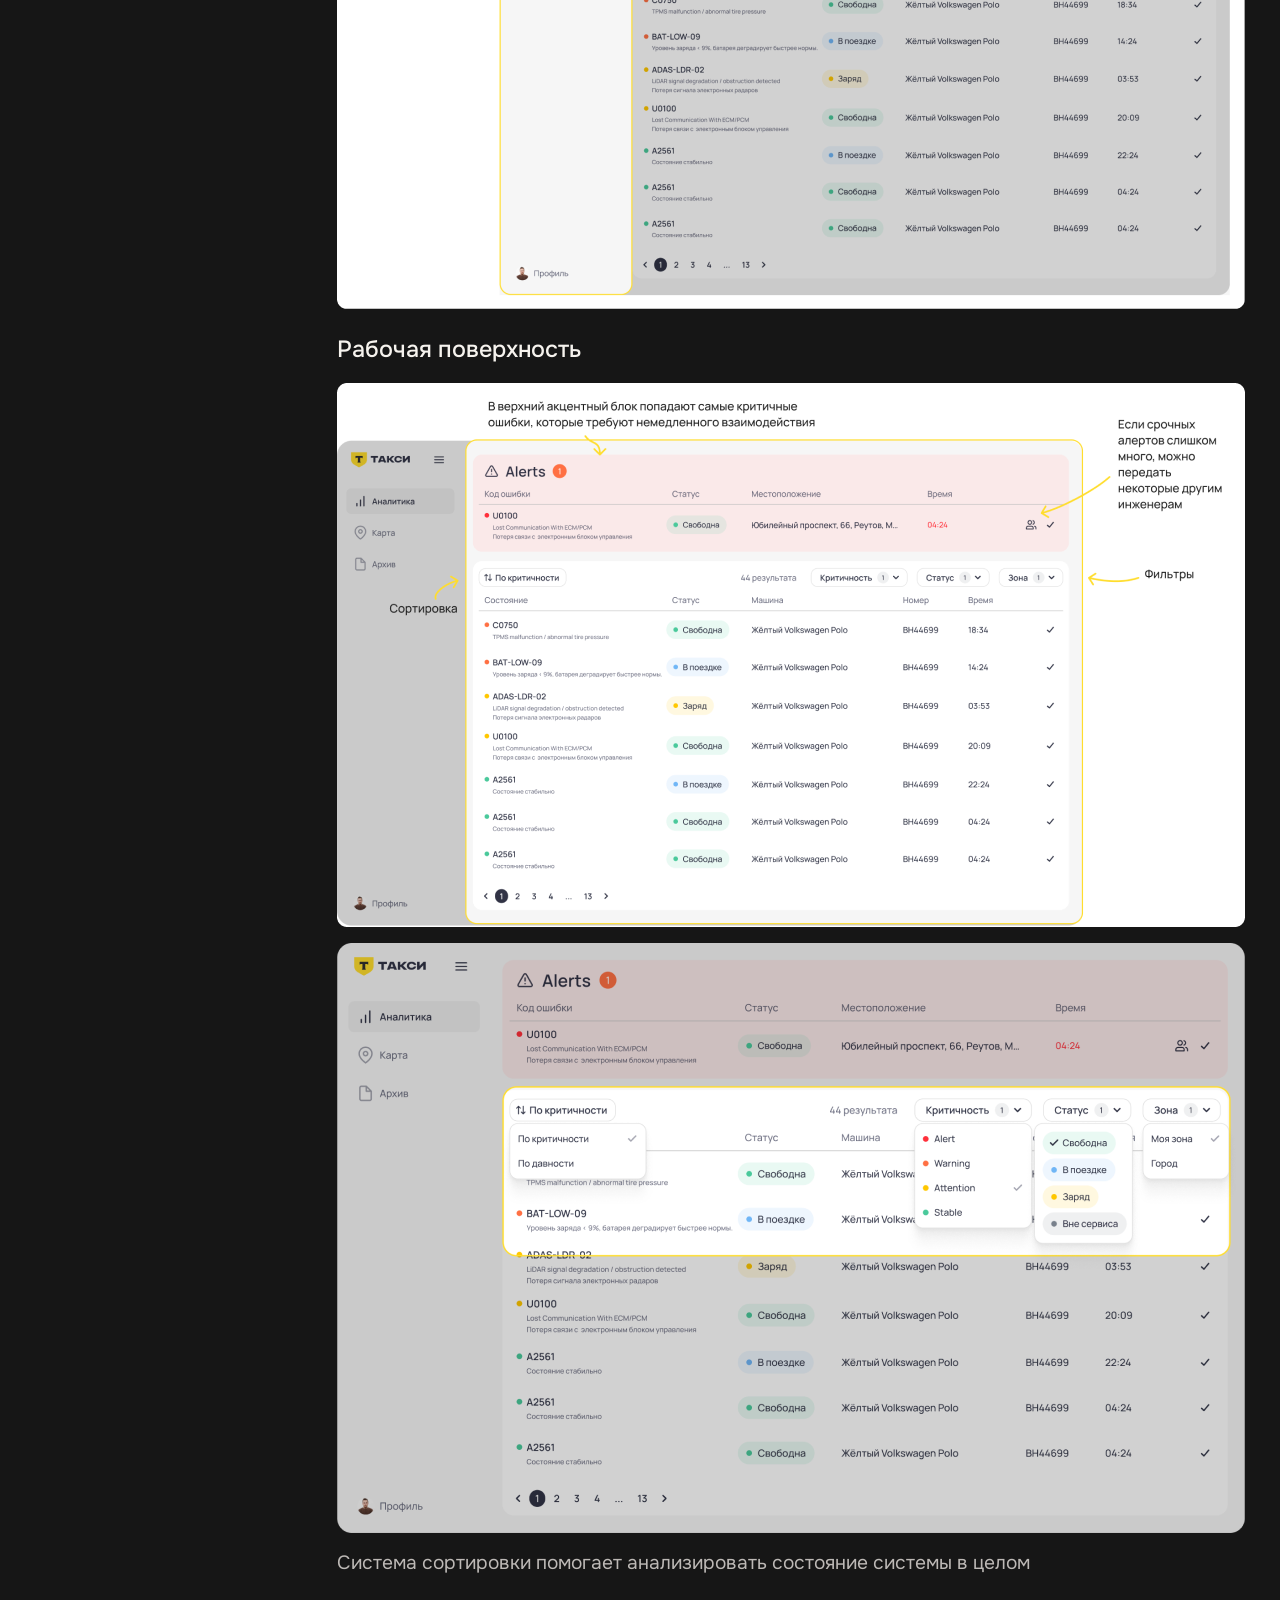
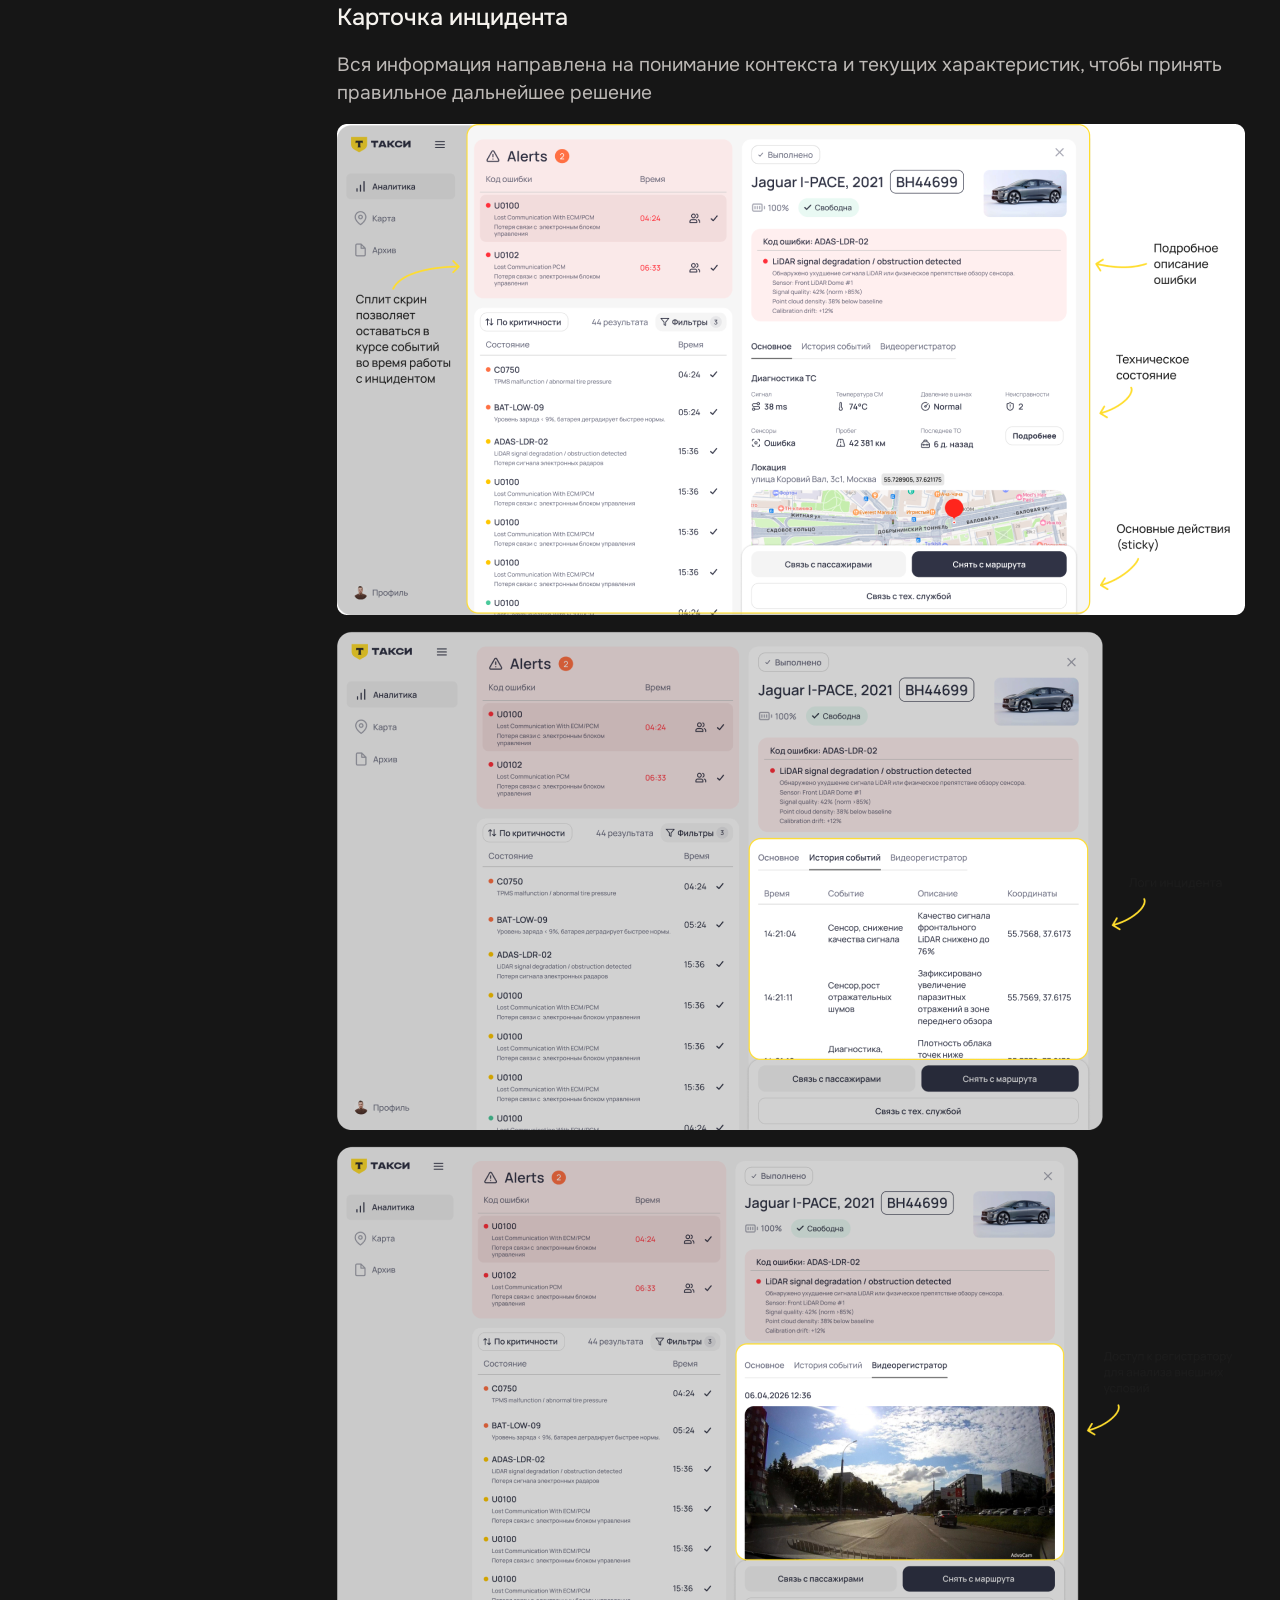
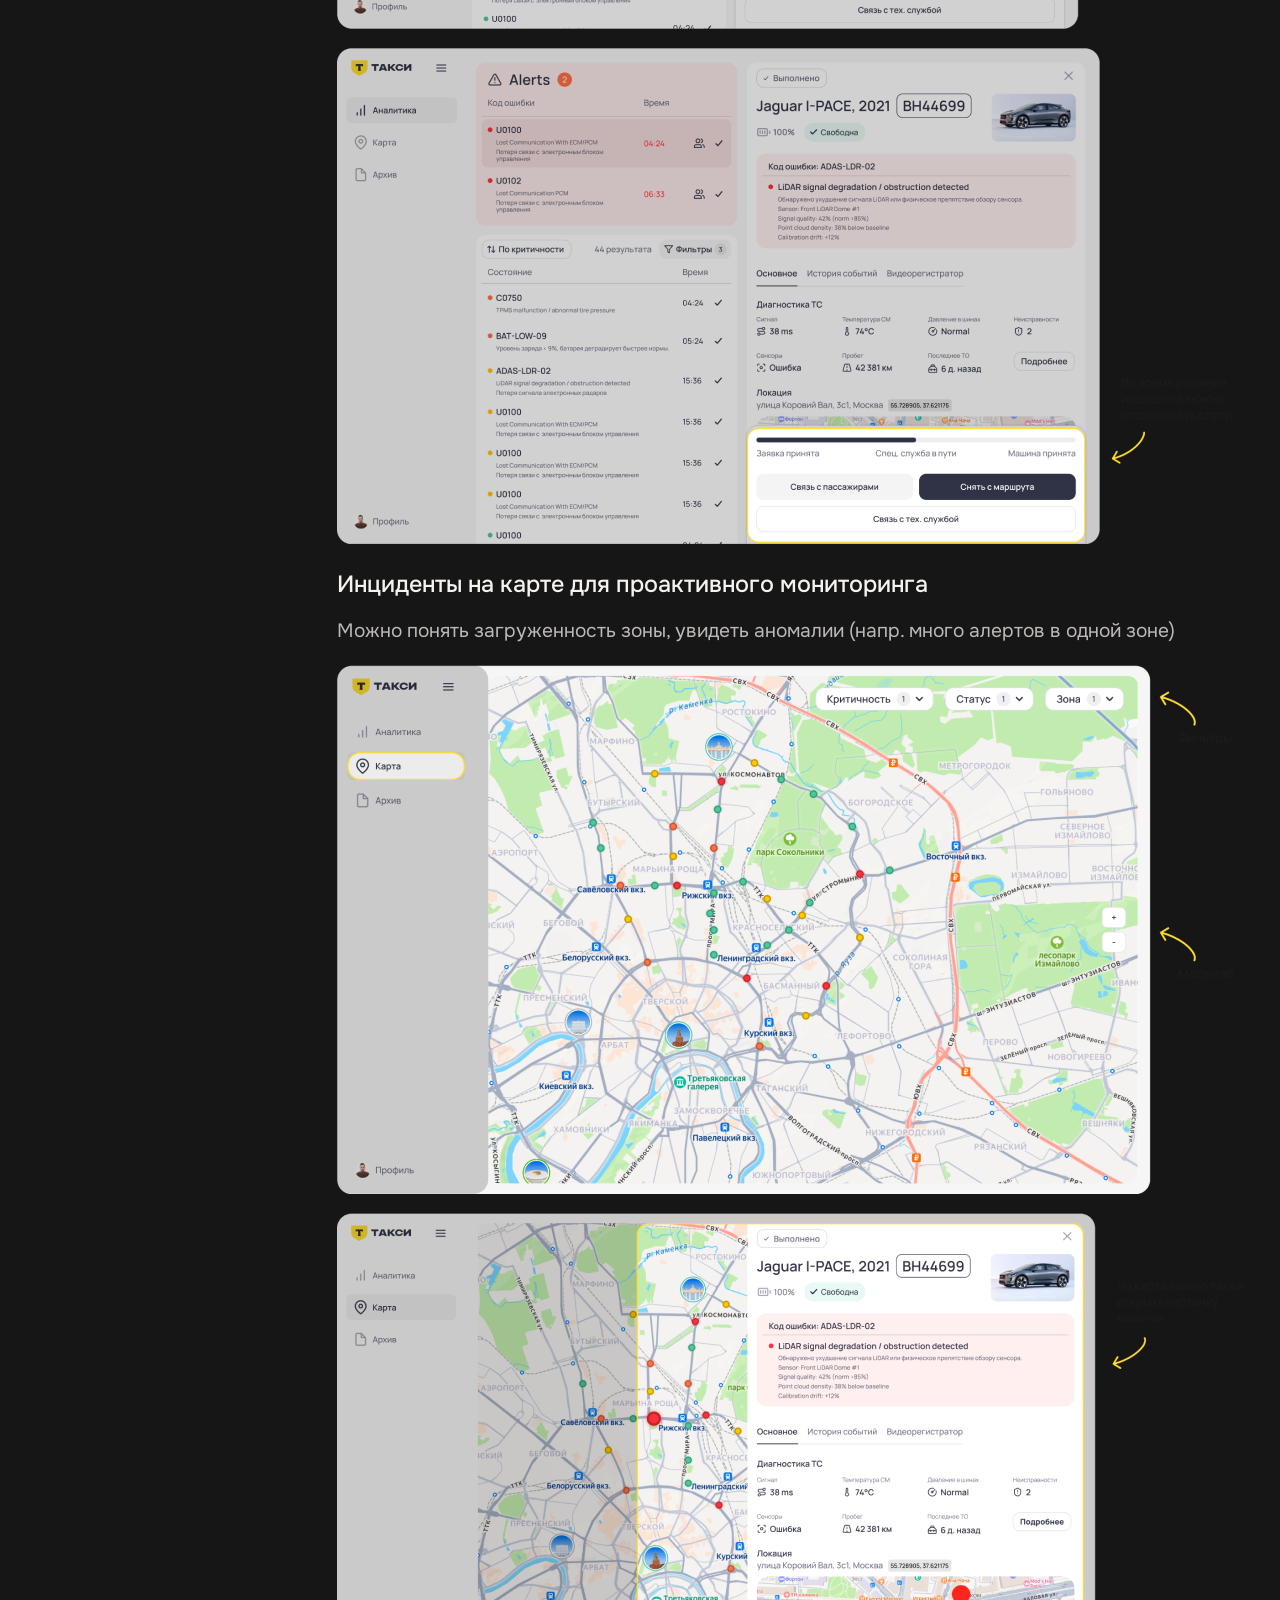
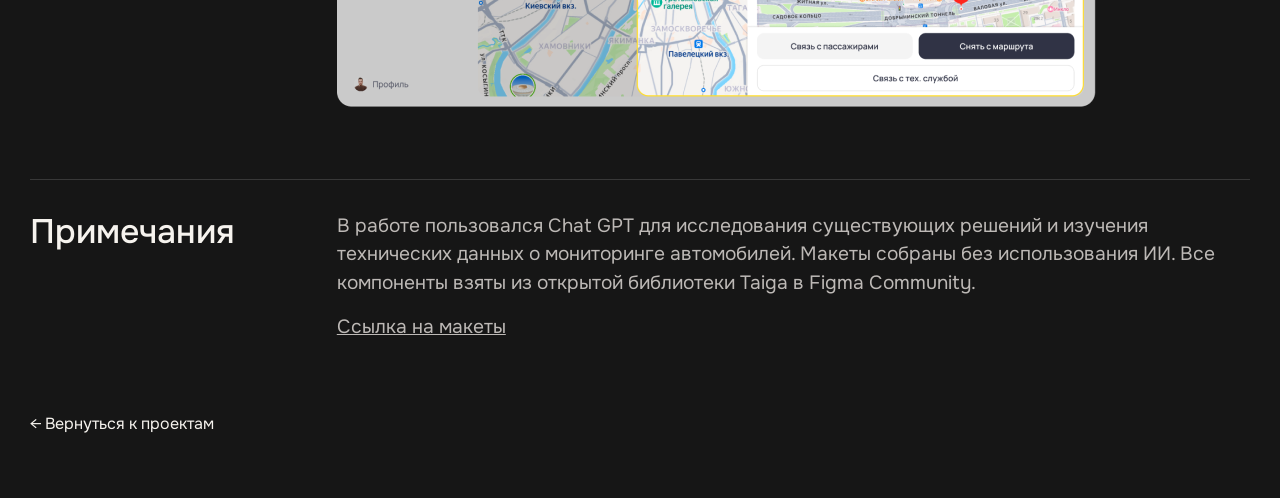
<file: robotaxi.html>
<!doctype html>
<html lang="ru"><meta charset="utf-8"><meta name="viewport" content="width=device-width, initial-scale=1">
<title>Сервис мониторинга беспилотных машин · Таня Ким</title>
<link rel="stylesheet" href="style.css">
<body class="case"><header class="case-bar"><a href="index.html#works">← Все проекты</a><a href="index.html#contacts">Контакты</a></header>
<main class="case-page"><h1>Сервис мониторинга беспилотных машин</h1><nav class="contents" aria-label="Оглавление"><span>Оглавление</span><div><a href="#section-1">Контекст</a><a href="#section-2">Research</a><a href="#section-3">Поиск решения</a><a href="#section-4">Итоговое решение</a><a href="#section-5">Примечания</a></div></nav><section class="case-section" id="section-1"><h2>Контекст</h2><div class="case-content"><h3>О компании</h3><p>Т-Банк запускает новый продукт на рынок — беспилотное такси. Для клиентов будут выгодные тарифы и специальные предложения. Беспилотное такси пока будет работать в Москве и Санкт-Петербурге, но география будет расширяться.</p><div class="callout"><p>Задача: спроектировать сервис мониторинга беспилотных машин, которым пользуются инженеры центра мониторинга.</p></div><p>Сервис должен помогать:</p><p>— отслеживать состояние автомобилей</p><p>— выявлять проблемы</p><p>— быстро реагировать на инциденты</p><p>— принимать решения о дальнейших действиях</p><p>Каждый автомобиль может передавать данные о:</p><p>— уровне заряда батареи</p><p>— технических неисправностях</p><p>— текущем статусе (в поездке / свободен / на зарядке / вне сервиса)</p><p>— местоположении</p><p>— наличии ошибок в системе</p></div></section><section class="case-section" id="section-2"><h2>Research</h2><div class="case-content"><h3>Анализ вводных данных</h3><p>Выделяю основную информацию из задания, сущности, действия, заметки</p><a class="figure-link" href="assets/robotaxi-155-4281.png" target="_blank" rel="noopener" aria-label="Анализ вводных данных"><img loading="lazy" decoding="async" src="assets/robotaxi-155-4281.png" alt="Анализ вводных данных"></a><h3>Пользователь системы 👨🏻‍🦱👩🏼</h3><p>Беспилотное такси занимается перевозкой пассажиров.</p><p>По данным <a href="https://srinstitute.utoronto.ca/public-opinion-ai">исследований</a>, уровень доверия беспилотным автомобилям в странах, где уже применяется эта технология составляет около 50%.</p><p>В России беспилотное такси только планирует запуск, поэтому уровень доверия здесь ниже.</p><div class="callout"><p>От работы инженеров зависит не только жизнь пассажиров и состояние машин, но и уровень доверия населения новым технологиям.</p><p>Неисправность машины   = угроза жизни, падение доверия, потеря денег</p></div><div class="callout"><p><strong>Контекст</strong>: инженер работает в режиме реального времени + высокая ответственность + решение и предотвращение инцидентов</p></div><h3>Приоритет пользователя:</h3><p>•  быстрая реакция на инциденты</p><p>•  выявление проблем</p><p>•  анализ данных (отслеживание состояния автомобилей, предотвращение инцидентов)</p></div></section><section class="case-section" id="section-3"><h2>Поиск решения</h2><div class="case-content"><h3>Какие есть аналоги? 🤔</h3><p>Для облегчения задачи, решила поискать аналогичные сервисы, существующие на рынке.</p><p>Сервис в России, где состояние машин отслеживается без участия водителя, предоставляется обслуживание и контроль – <strong>каршеринг</strong></p><p>•  В открытом доступе есть данные о системах</p><p>•  Уже является успешным бизнесом</p><p>•  Имеет аналоговую систему мониторинга</p><p>Изучив <a href="https://mssglonass.ru/articles/monitoring-avtomobilej-karsheringa/?utm_source=chatgpt.com">информацию о мониторинге автомобилей каршеринга</a>, узнаю как работает система отслеживания, какие параметры можно отслеживать и какие могут быть потенциальные неисправности и ошибки в системе</p><h3>CJM</h3><p>CJM построена вокруг когнитивной нагрузки и скорости реакции. Основной фокус – переход от обнаружения проблемы к действию без потери контекста</p><a class="figure-link" href="assets/robotaxi-155-4316.png" target="_blank" rel="noopener" aria-label="CJM"><img loading="lazy" decoding="async" src="assets/robotaxi-155-4316.png" alt="CJM"></a><h3>Информационная архитектура</h3><p>В системе будет много разделов и блоков, верхнеуровневая ИА помогла мне не запутаться и примерно понять, где что будет находиться.</p><a class="figure-link" href="assets/robotaxi-155-4321.png" target="_blank" rel="noopener" aria-label="Информационная архитектура"><img loading="lazy" decoding="async" src="assets/robotaxi-155-4321.png" alt="Информационная архитектура"></a><h3>Драфты</h3><a class="figure-link" href="assets/robotaxi-155-4325.png" target="_blank" rel="noopener" aria-label="Драфты"><img loading="lazy" decoding="async" src="assets/robotaxi-155-4325.png" alt="Драфты"></a></div></section><section class="case-section" id="section-4"><h2>Итоговое решение</h2><div class="case-content"><h3>Боковое меню</h3><a class="figure-link" href="assets/robotaxi-155-4334.png" target="_blank" rel="noopener" aria-label="Боковое меню"><img loading="lazy" decoding="async" src="assets/robotaxi-155-4334.png" alt="Боковое меню"></a><h3>Рабочая поверхность</h3><a class="figure-link" href="assets/robotaxi-155-4338.png" target="_blank" rel="noopener" aria-label="Рабочая поверхность"><img loading="lazy" decoding="async" src="assets/robotaxi-155-4338.png" alt="Рабочая поверхность"></a><a class="figure-link" href="assets/robotaxi-155-4340.png" target="_blank" rel="noopener" aria-label="Сортировка"><img loading="lazy" decoding="async" src="assets/robotaxi-155-4340.png" alt="Сортировка"></a><p>Система сортировки помогает анализировать состояние системы в целом</p><h3>Карточка инцидента</h3><p>Вся информация направлена на понимание контекста и текущих характеристик, чтобы принять правильное дальнейшее решение</p><a class="figure-link" href="assets/robotaxi-155-4346.png" target="_blank" rel="noopener" aria-label="Карточка инцидента · 1"><img loading="lazy" decoding="async" src="assets/robotaxi-155-4346.png" alt="Карточка инцидента · 1"></a><a class="figure-link" href="assets/robotaxi-155-4348.png" target="_blank" rel="noopener" aria-label="Карточка инцидента · 2"><img loading="lazy" decoding="async" src="assets/robotaxi-155-4348.png" alt="Карточка инцидента · 2"></a><a class="figure-link" href="assets/robotaxi-155-4350.png" target="_blank" rel="noopener" aria-label="Карточка инцидента · 3"><img loading="lazy" decoding="async" src="assets/robotaxi-155-4350.png" alt="Карточка инцидента · 3"></a><a class="figure-link" href="assets/robotaxi-155-4352.png" target="_blank" rel="noopener" aria-label="Карточка инцидента · 4"><img loading="lazy" decoding="async" src="assets/robotaxi-155-4352.png" alt="Карточка инцидента · 4"></a><h3>Инциденты на карте для проактивного мониторинга</h3><p>Можно понять загруженность зоны, увидеть аномалии (напр. много алертов в одной зоне)</p><a class="figure-link" href="assets/robotaxi-155-4357.png" target="_blank" rel="noopener" aria-label="Инциденты на карте · 1"><img loading="lazy" decoding="async" src="assets/robotaxi-155-4357.png" alt="Инциденты на карте · 1"></a><a class="figure-link" href="assets/robotaxi-155-4359.png" target="_blank" rel="noopener" aria-label="Инциденты на карте · 2"><img loading="lazy" decoding="async" src="assets/robotaxi-155-4359.png" alt="Инциденты на карте · 2"></a></div></section><section class="case-section" id="section-5"><h2>Примечания</h2><div class="case-content"><p>В работе пользовался Chat GPT для исследования существующих решений и изучения технических данных о мониторинге автомобилей. Макеты собраны без использования ИИ. Все компоненты взяты из открытой библиотеки Taiga в Figma Community.</p><a href="https://www.figma.com/design/HU0qxAGGykhVdTN1UyYjX2/%D0%A2%D0%B5%D1%81%D1%82%D0%BE%D0%B2%D0%BE%D0%B5-%D0%B7%D0%B0%D0%B4%D0%B0%D0%BD%D0%B8%D0%B5-%E2%80%94-%D0%BF%D1%80%D0%BE%D0%B4%D1%83%D0%BA%D1%82?node-id=8207-12683&amp;t=xIUASdR5dYnev1ev-1"><p>Ссылка на макеты</p></a></div></section>
<a class="case-back" href="index.html#works">← Вернуться к проектам</a></main></body></html>
</file>
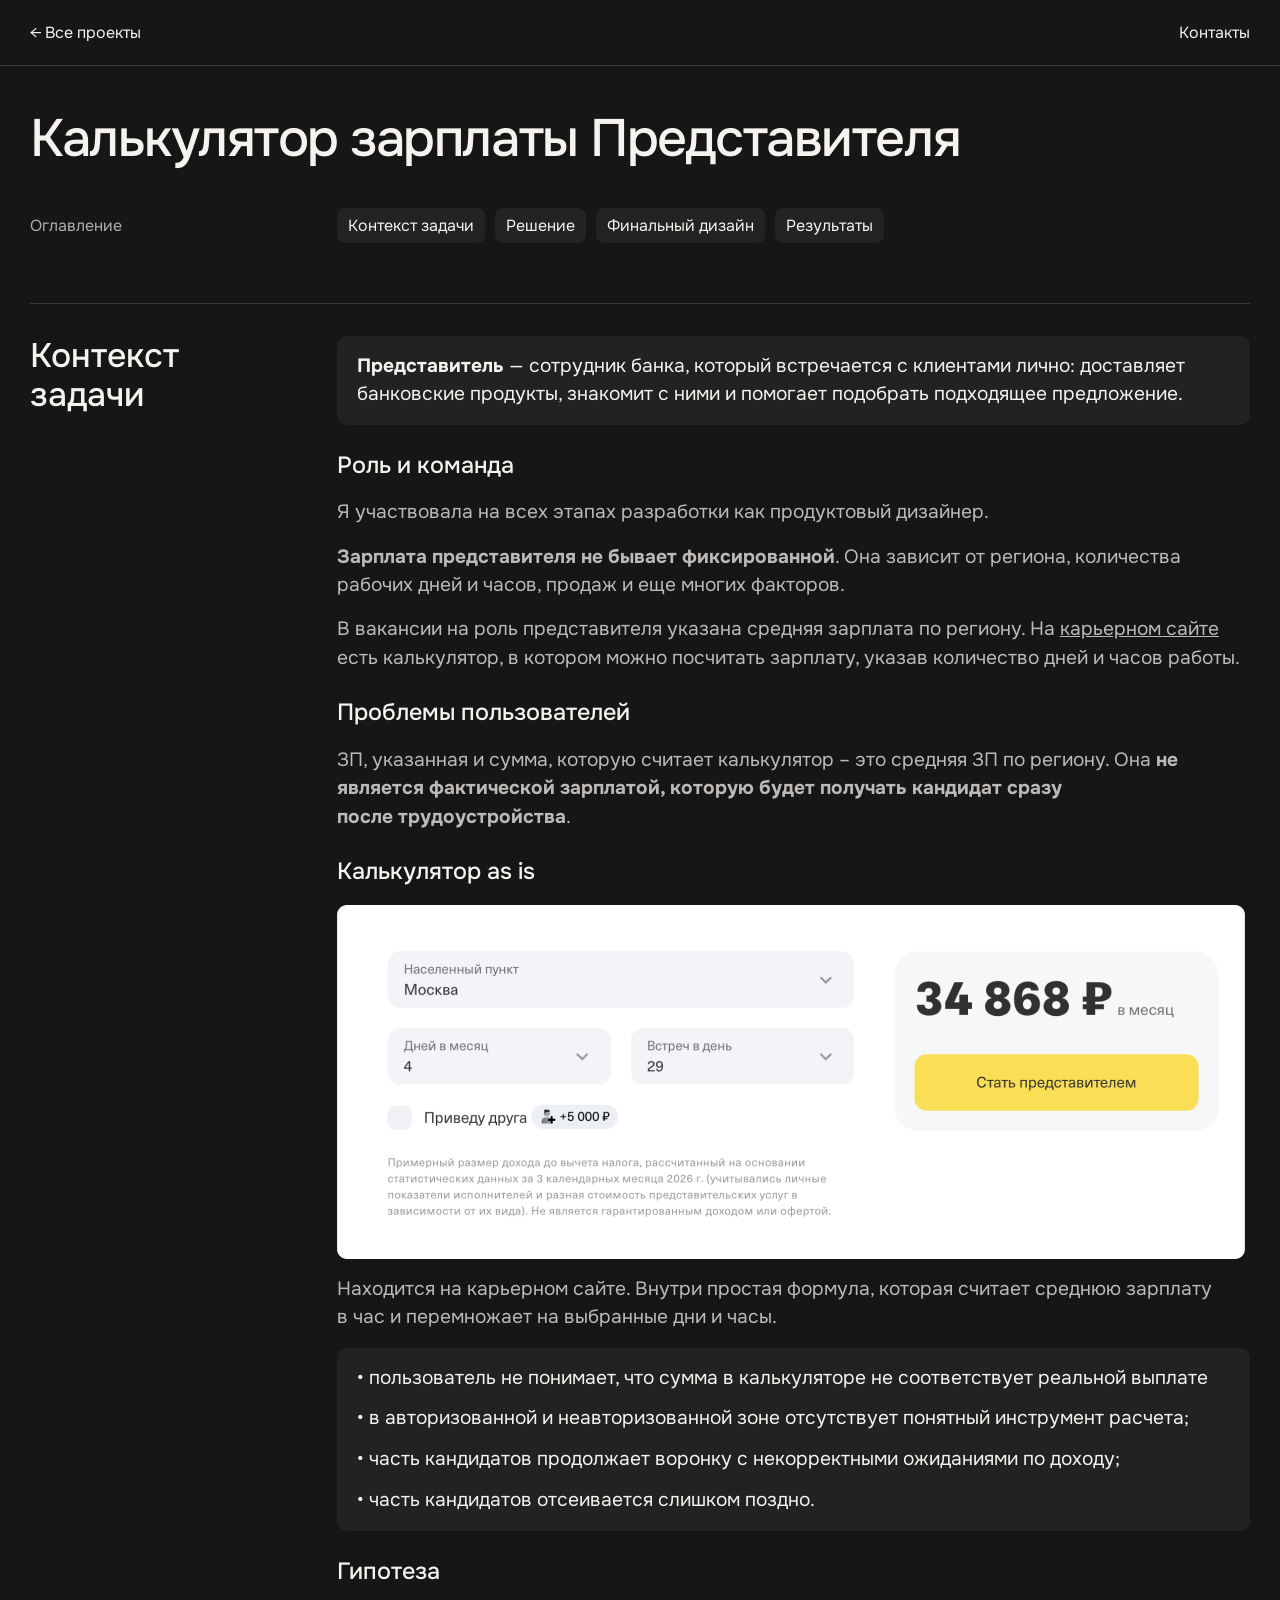
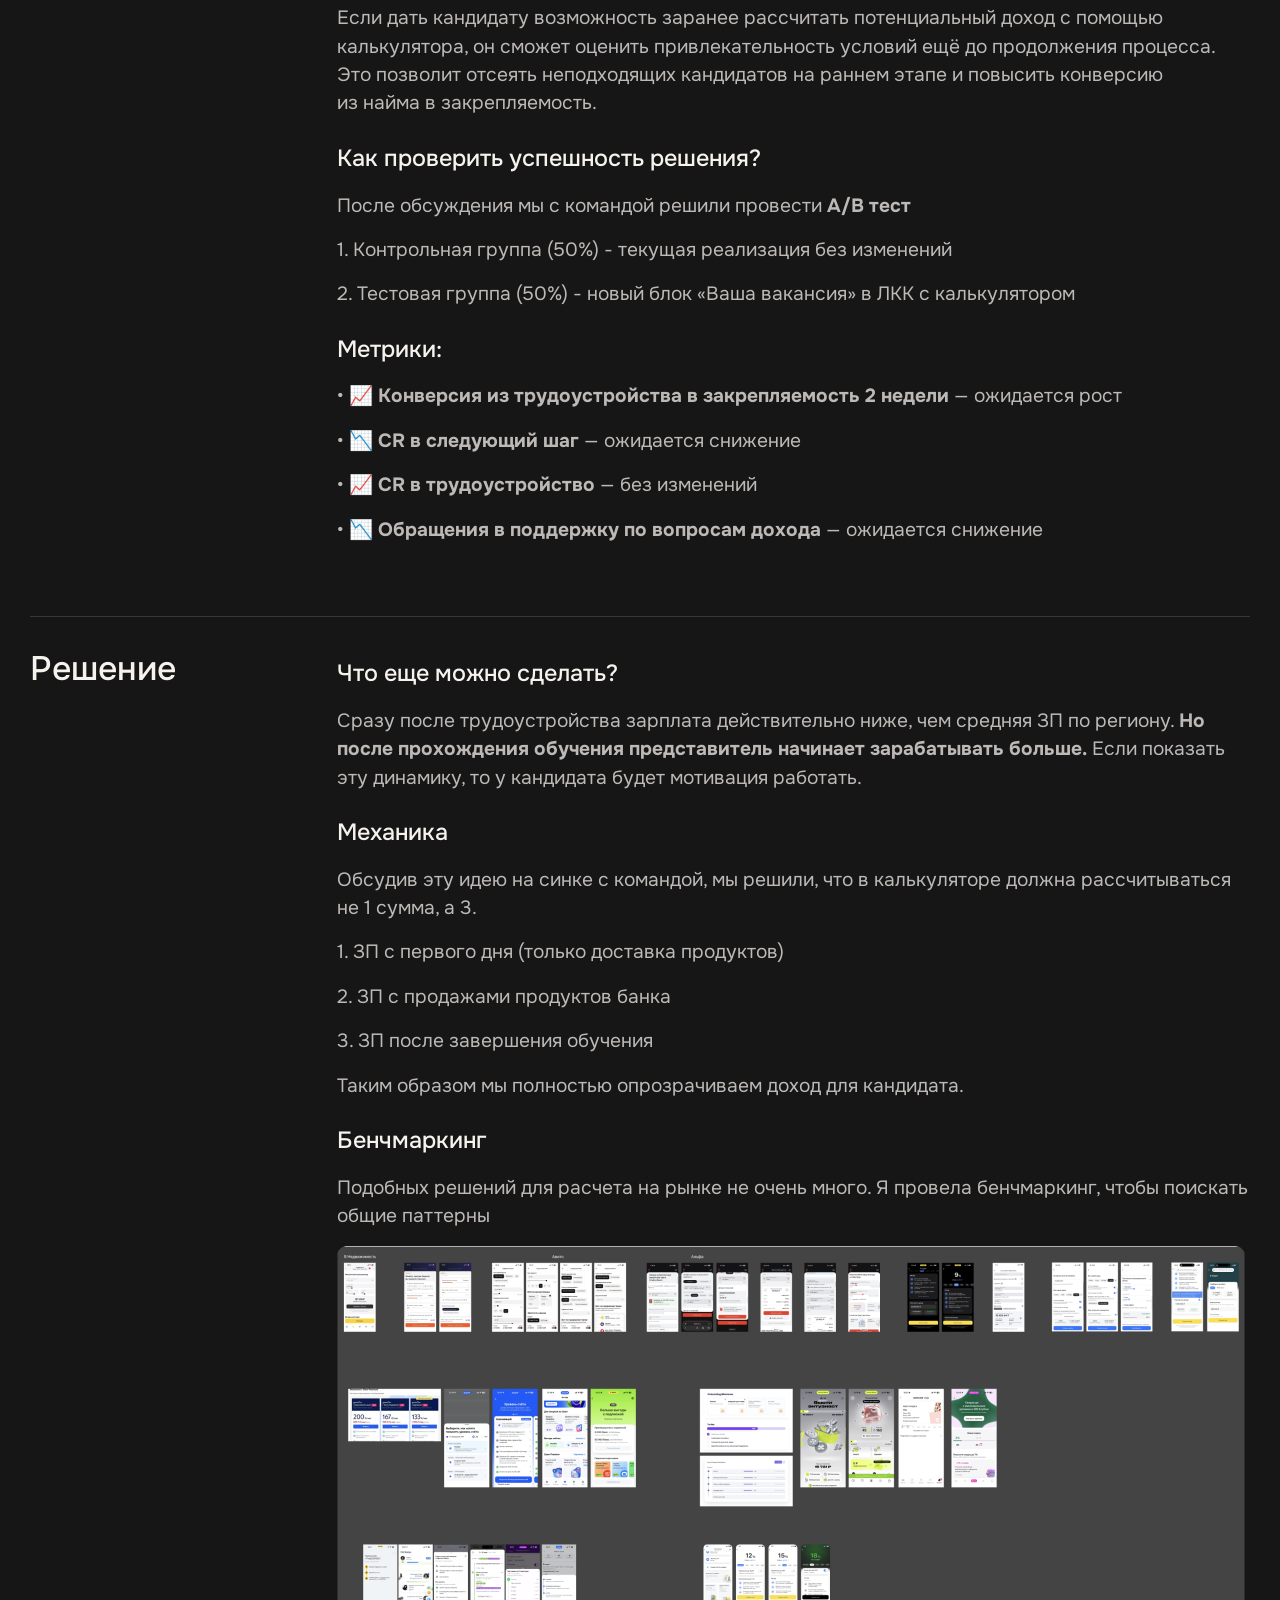
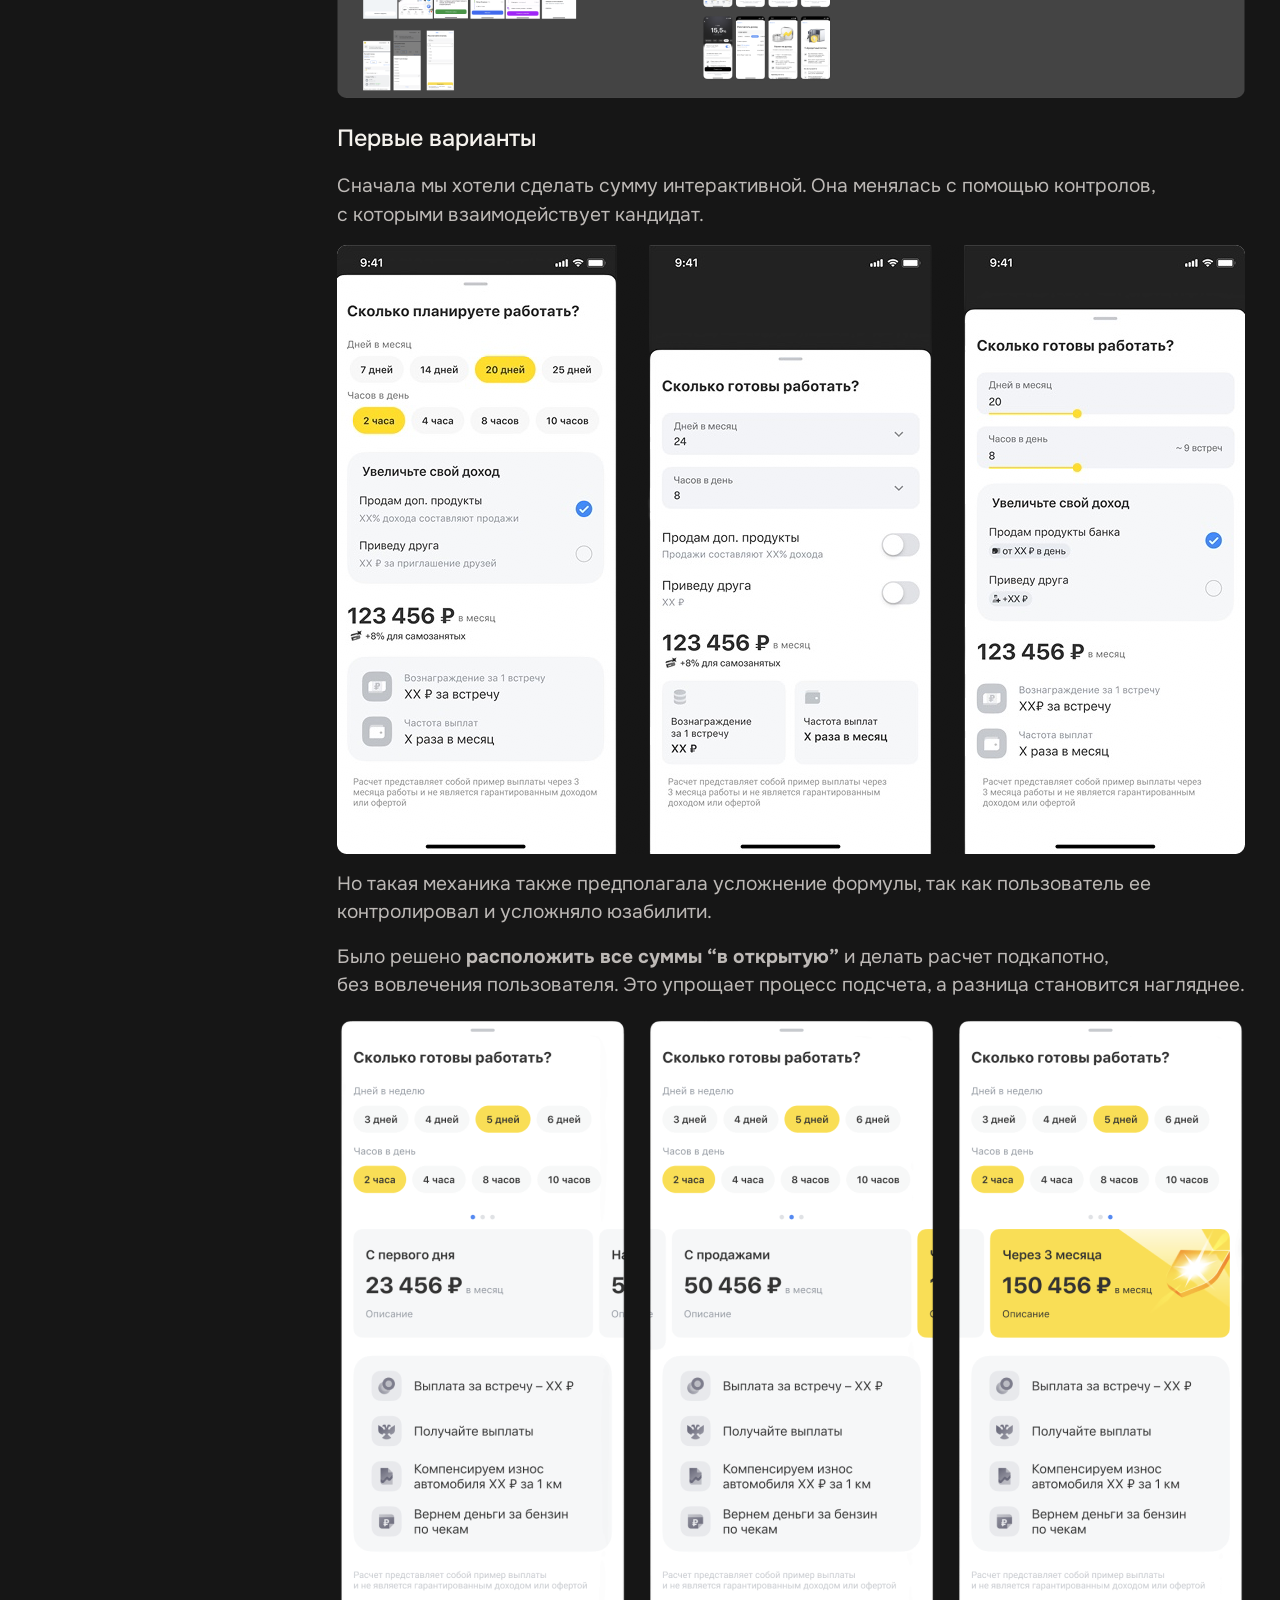
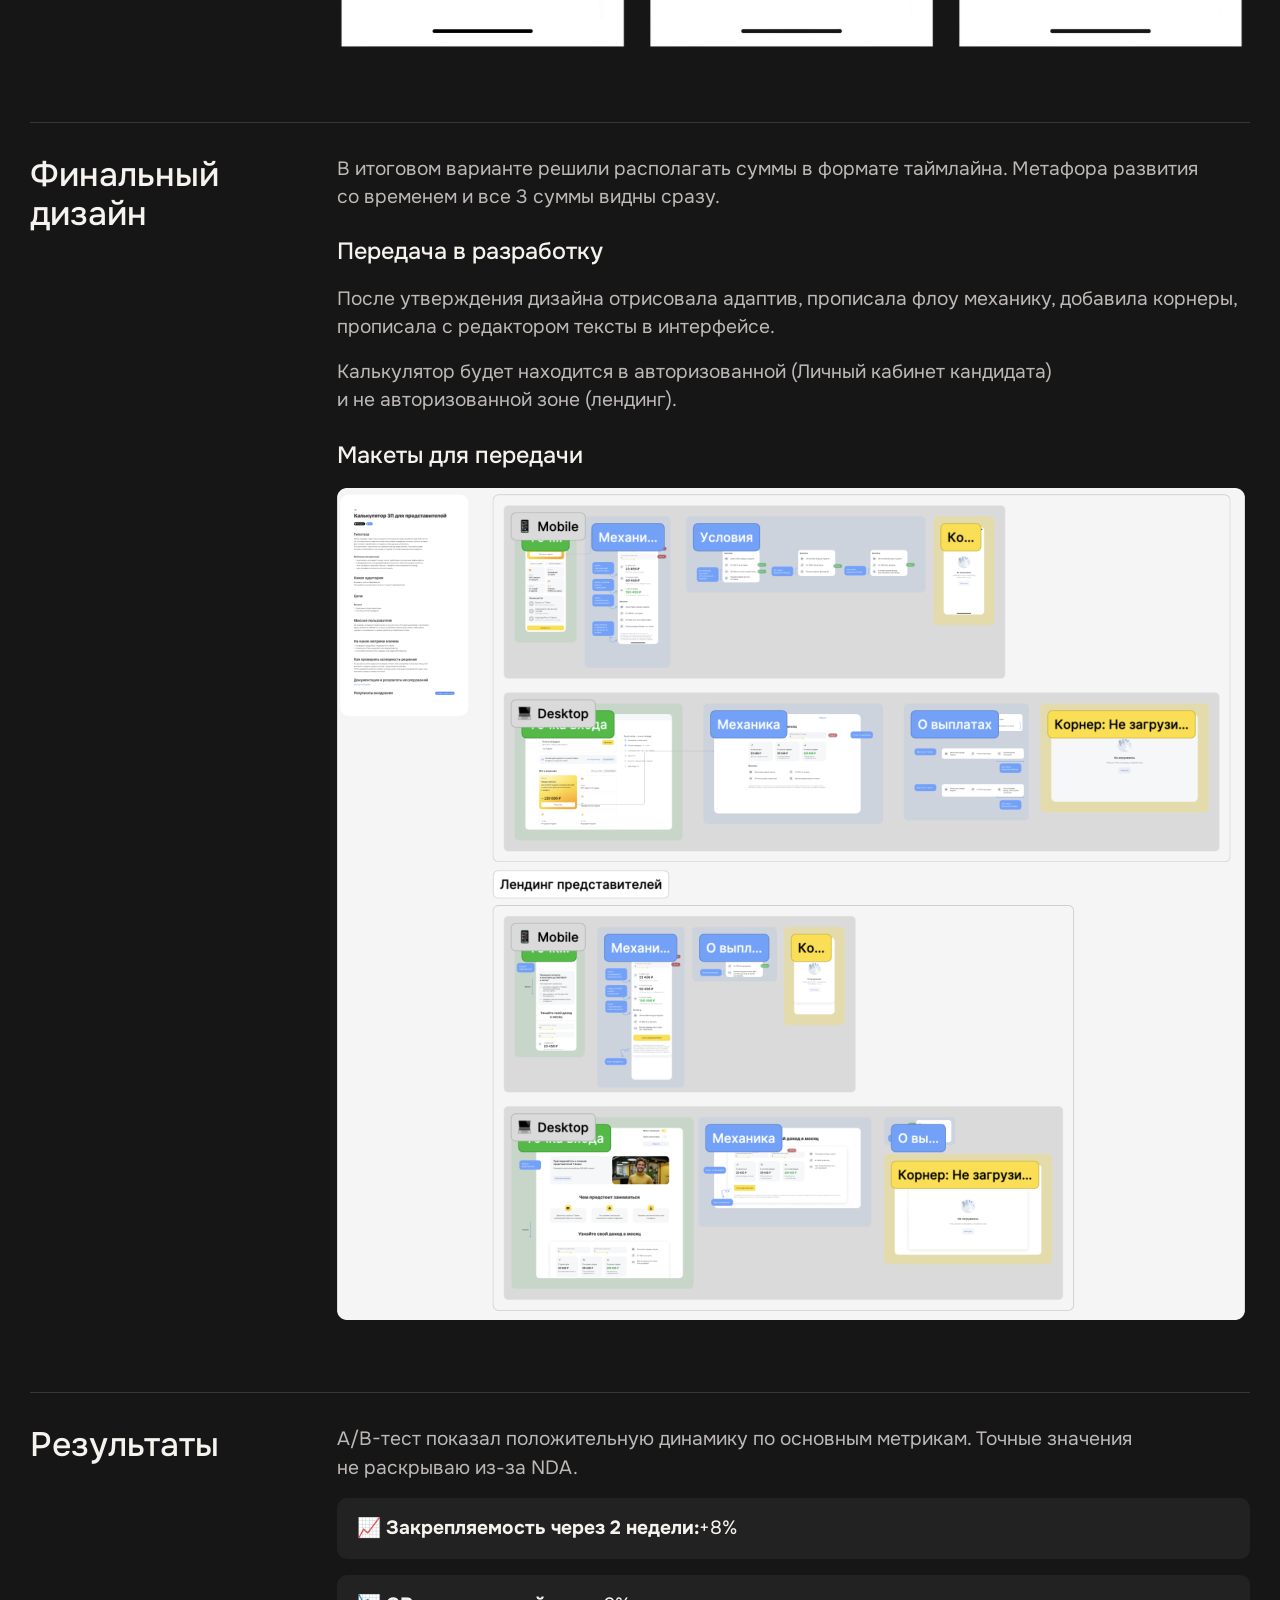
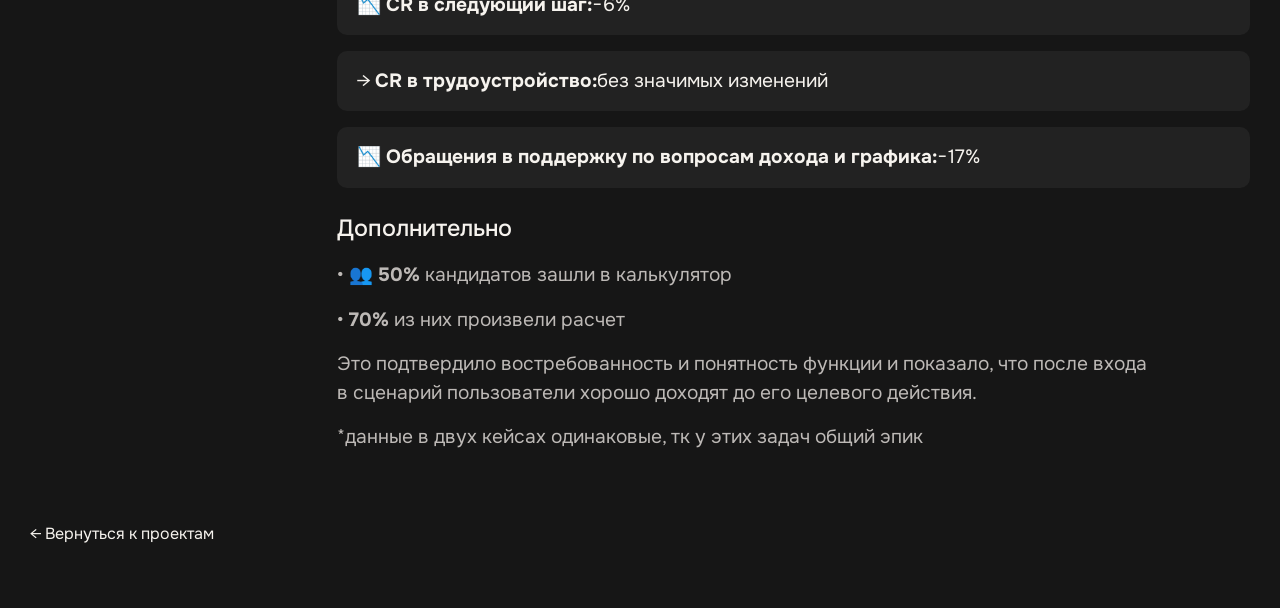
<file: salary.html>
<!doctype html>
<html lang="ru"><meta charset="utf-8"><meta name="viewport" content="width=device-width, initial-scale=1">
<title>Калькулятор зарплаты Представителя · Таня Ким</title>
<link rel="stylesheet" href="style.css">
<body class="case"><header class="case-bar"><a href="index.html#works">← Все проекты</a><a href="index.html#contacts">Контакты</a></header>
<main class="case-page"><h1>Калькулятор зарплаты Представителя</h1><nav class="contents" aria-label="Оглавление"><span>Оглавление</span><div><a href="#section-1">Контекст задачи</a><a href="#section-2">Решение</a><a href="#section-3">Финальный дизайн</a><a href="#section-4">Результаты</a></div></nav><section class="case-section" id="section-1"><h2>Контекст задачи</h2><div class="case-content"><div class="callout"><p><strong>Представитель</strong> — сотрудник банка, который встречается с клиентами лично: доставляет банковские продукты, знакомит с ними и помогает подобрать подходящее предложение.</p></div><h3>Роль и команда</h3><p>Я участвовала на всех этапах разработки как продуктовый дизайнер. </p><p><strong>Зарплата представителя не бывает фиксированной</strong>. Она зависит от региона, количества рабочих дней и часов, продаж и еще многих факторов.</p><p>В вакансии на роль представителя указана средняя зарплата по региону. На <a href="https://www.tbank.ru/career/service/predstavitel/moscow/?profession=predstavitel&amp;cityId=0c5b2444-70a0-4932-980c-b4dc0d3f02b5">карьерном сайте</a> есть калькулятор, в котором можно посчитать зарплату, указав количество дней и часов работы.</p><h3>Проблемы пользователей</h3><p>ЗП, указанная и сумма, которую считает калькулятор – это средняя ЗП по региону. Она <strong>не является фактической зарплатой, которую будет получать кандидат сразу после трудоустройства</strong>.</p><h3>Калькулятор as is</h3><a class="figure-link" href="assets/salary-155-4130.png" target="_blank" rel="noopener" aria-label="Прежний калькулятор"><img loading="lazy" decoding="async" src="assets/salary-155-4130.png" alt="Прежний калькулятор"></a><p>Находится на карьерном сайте. Внутри простая формула, которая считает среднюю зарплату в час и перемножает на выбранные дни и часы.</p><div class="callout"><p>•  пользователь не понимает, что сумма в калькуляторе не соответствует реальной выплате</p><p>•  в авторизованной и неавторизованной зоне отсутствует понятный инструмент расчета;</p><p>•  часть кандидатов продолжает воронку с некорректными ожиданиями по доходу;</p><p>•  часть кандидатов отсеивается слишком поздно.</p></div><h3>Гипотеза</h3><p>Если дать кандидату возможность заранее рассчитать потенциальный доход с помощью калькулятора, он сможет оценить привлекательность условий ещё до продолжения процесса. Это позволит отсеять неподходящих кандидатов на раннем этапе и повысить конверсию из найма в закрепляемость.</p><h3>Как проверить успешность решения?</h3><p>После обсуждения мы с командой решили провести <strong>A/B тест</strong></p><p>1. Контрольная группа (50%) - текущая реализация без изменений</p><p>2. Тестовая группа (50%) - новый блок «Ваша вакансия» в ЛКК с калькулятором</p><h3>Метрики:</h3><p>•  📈 <strong>Конверсия из трудоустройства в закрепляемость 2 недели</strong> — ожидается рост</p><p>•  📉 <strong>CR в следующий шаг</strong> — ожидается снижение</p><p>•  📈 <strong>CR в трудоустройство</strong> — без изменений</p><p>•  📉 <strong>Обращения в поддержку по вопросам дохода</strong> — ожидается снижение</p></div></section><section class="case-section" id="section-2"><h2>Решение</h2><div class="case-content"><h3>Что еще можно сделать?</h3><p>Сразу после трудоустройства зарплата действительно ниже, чем средняя ЗП по региону. <strong>Но после прохождения обучения представитель начинает зарабатывать больше.</strong> Если показать эту динамику, то у кандидата будет мотивация работать.</p><h3>Механика</h3><p>Обсудив эту идею на синке с командой, мы решили, что в калькуляторе должна рассчитываться не 1 сумма, а 3.</p><p>1. ЗП с первого дня (только доставка продуктов)</p><p>2. ЗП с продажами продуктов банка</p><p>3. ЗП после завершения обучения</p><p>Таким образом мы полностью опрозрачиваем доход для кандидата.</p><h3>Бенчмаркинг</h3><p>Подобных решений для расчета на рынке не очень много. Я провела бенчмаркинг, чтобы поискать общие паттерны</p><a class="figure-link" href="assets/salary-155-4174.png" target="_blank" rel="noopener" aria-label="Бенчмарки калькуляторов"><img loading="lazy" decoding="async" src="assets/salary-155-4174.png" alt="Бенчмарки калькуляторов"></a><h3>Первые варианты</h3><p>Сначала мы хотели сделать сумму интерактивной. Она менялась с помощью контролов, с которыми взаимодействует кандидат.</p><a class="figure-link" href="assets/salary-155-4179.png" target="_blank" rel="noopener" aria-label="Первый вариант с интерактивной суммой"><img loading="lazy" decoding="async" src="assets/salary-155-4179.png" alt="Первый вариант с интерактивной суммой"></a><p>Но такая механика также предполагала усложнение формулы, так как пользователь ее контролировал и усложняло юзабилити.</p><p>Было решено<strong> расположить все суммы “в открытую” </strong>и делать расчет подкапотно, без вовлечения пользователя. Это упрощает процесс подсчета, а разница становится нагляднее.</p><a class="figure-link" href="assets/salary-155-4183.png" target="_blank" rel="noopener" aria-label="Вариант с тремя видимыми суммами"><img loading="lazy" decoding="async" src="assets/salary-155-4183.png" alt="Вариант с тремя видимыми суммами"></a></div></section><section class="case-section" id="section-3"><h2>Финальный дизайн</h2><div class="case-content"><p>В итоговом варианте решили располагать суммы в формате таймлайна. Метафора развития со временем и все 3 суммы видны сразу.</p><h3>Передача в разработку</h3><p>После утверждения дизайна отрисовала адаптив, прописала флоу механику, добавила корнеры, прописала с редактором тексты в интерфейсе.</p><p>Калькулятор будет находится в авторизованной (Личный кабинет кандидата) и не авторизованной зоне (лендинг).</p><h3>Макеты для передачи</h3><a class="figure-link" href="assets/salary-155-4200.png" target="_blank" rel="noopener" aria-label="Макеты для передачи в разработку"><img loading="lazy" decoding="async" src="assets/salary-155-4200.png" alt="Макеты для передачи в разработку"></a></div></section><section class="case-section" id="section-4"><h2>Результаты</h2><div class="case-content"><p>A/B-тест показал положительную динамику по основным метрикам. Точные значения не раскрываю из-за NDA.</p><div class="callout"><p>📈 <strong>Закрепляемость через 2 недели:</strong>+8%</p></div><div class="callout"><p>📉 <strong>CR в следующий шаг:</strong>−6%</p></div><div class="callout"><p>→ <strong>CR в трудоустройство:</strong>без значимых изменений</p></div><div class="callout"><p>📉 <strong>Обращения в поддержку по вопросам дохода и графика:</strong>−17%</p></div><h3>Дополнительно</h3><p>•  👥 <strong>50%</strong> кандидатов зашли в калькулятор</p><p>•  <strong>70%</strong> из них произвели расчет</p><p>Это подтвердило востребованность и понятность функции и показало, что после входа в сценарий пользователи хорошо доходят до его целевого действия.</p><p>*данные в двух кейсах одинаковые, тк у этих задач общий эпик</p></div></section>
<a class="case-back" href="index.html#works">← Вернуться к проектам</a></main></body></html>
</file>
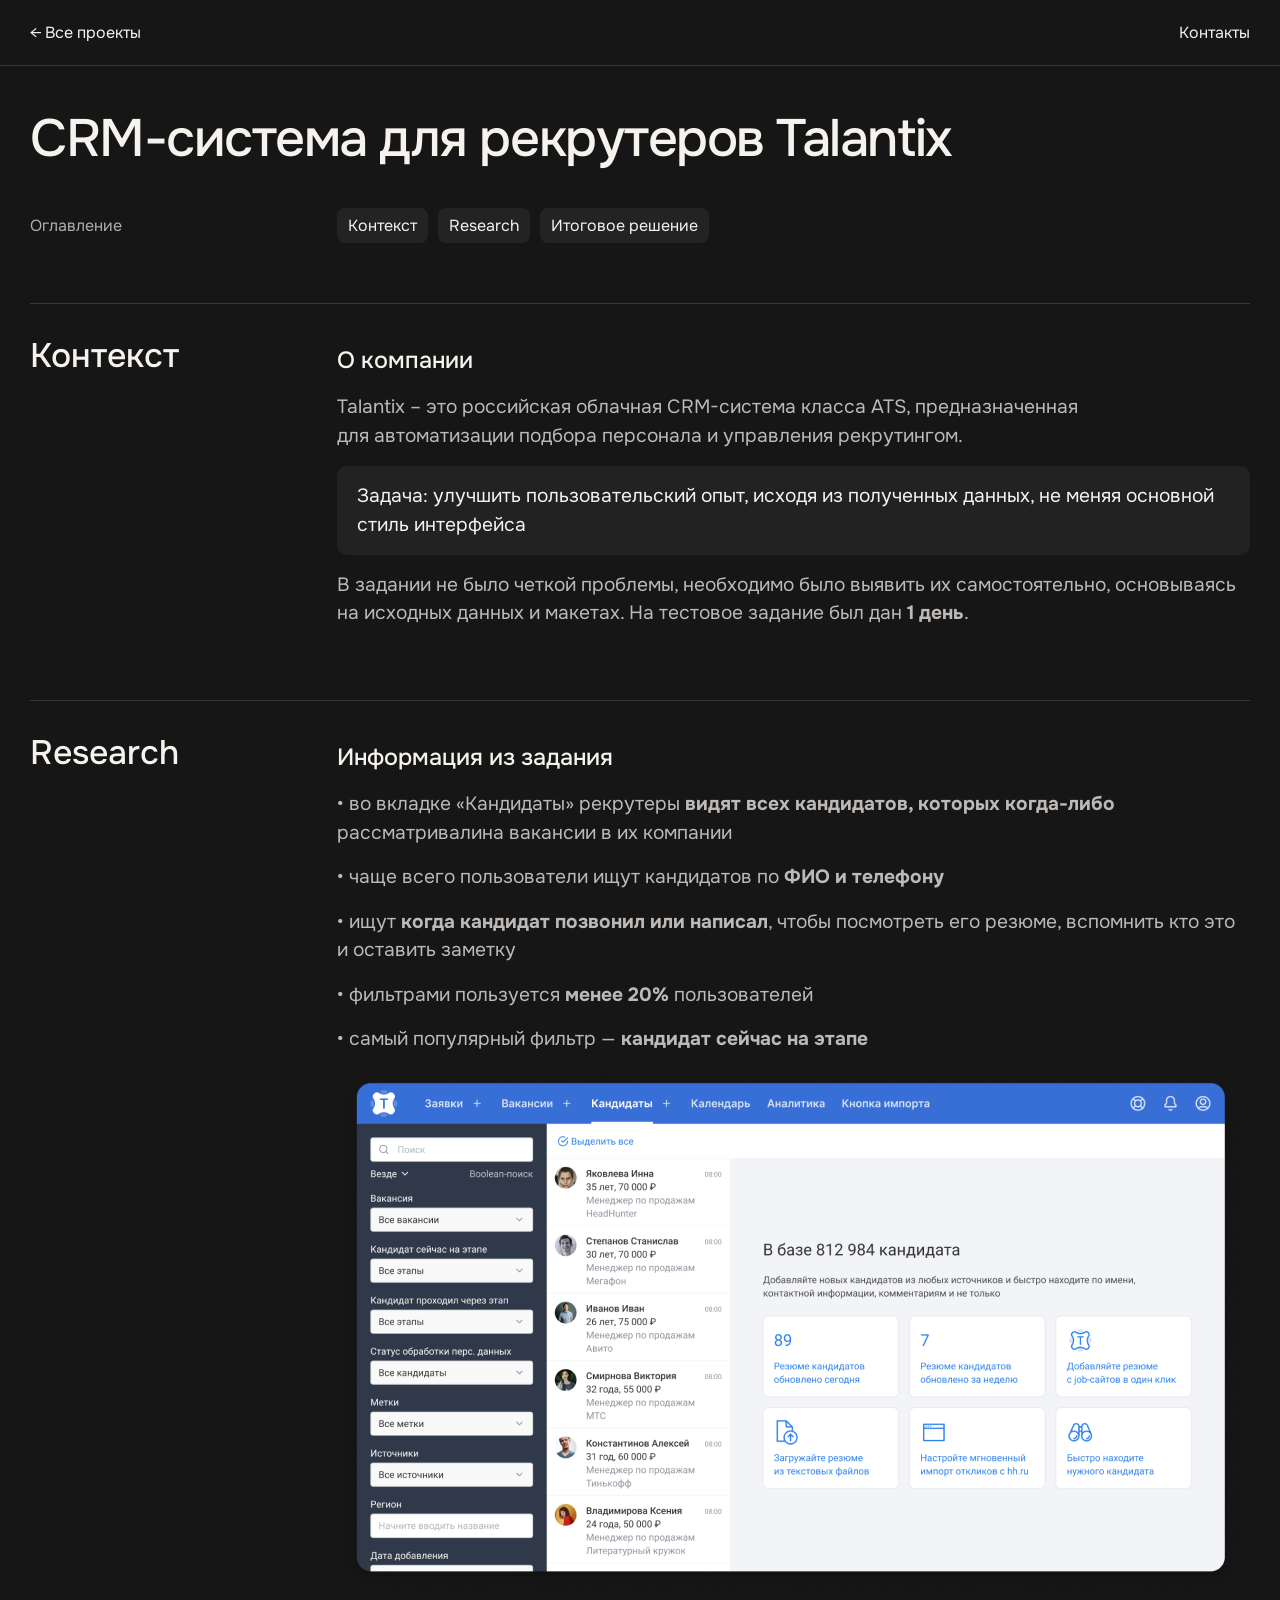
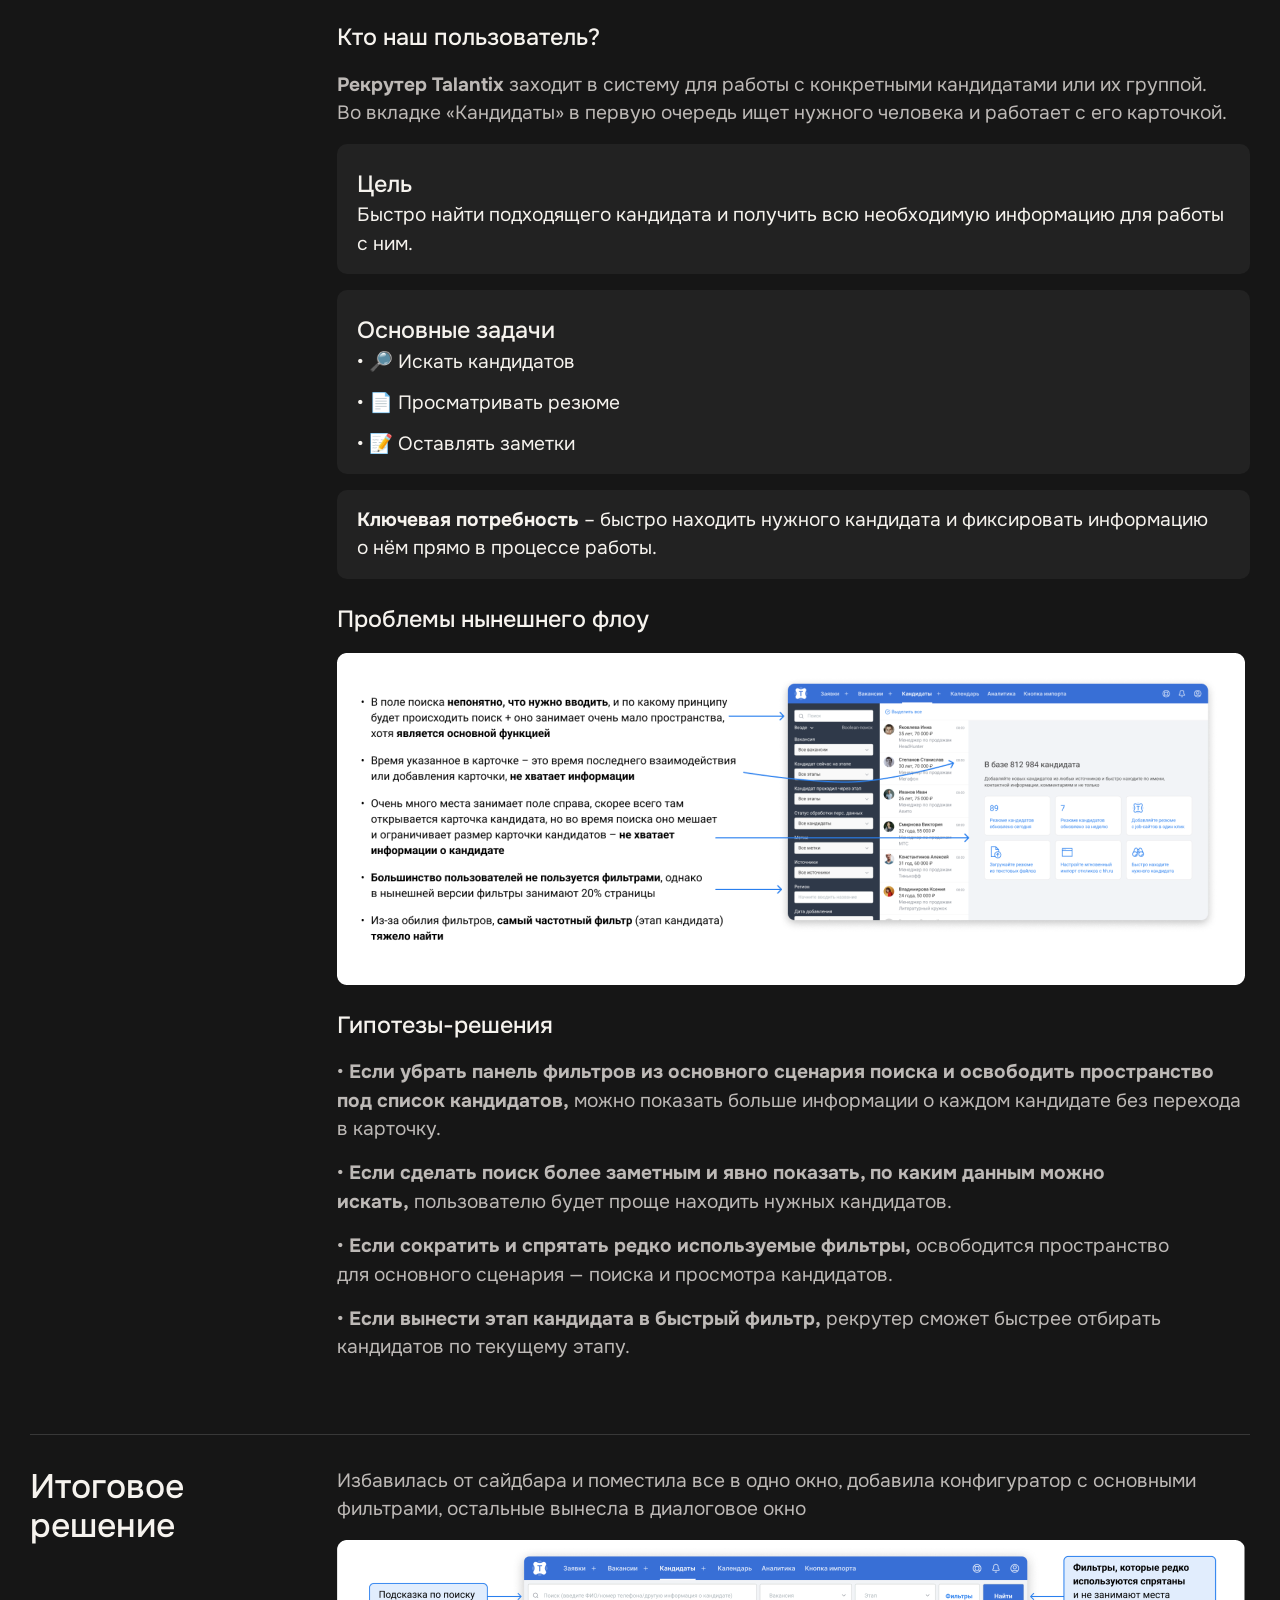
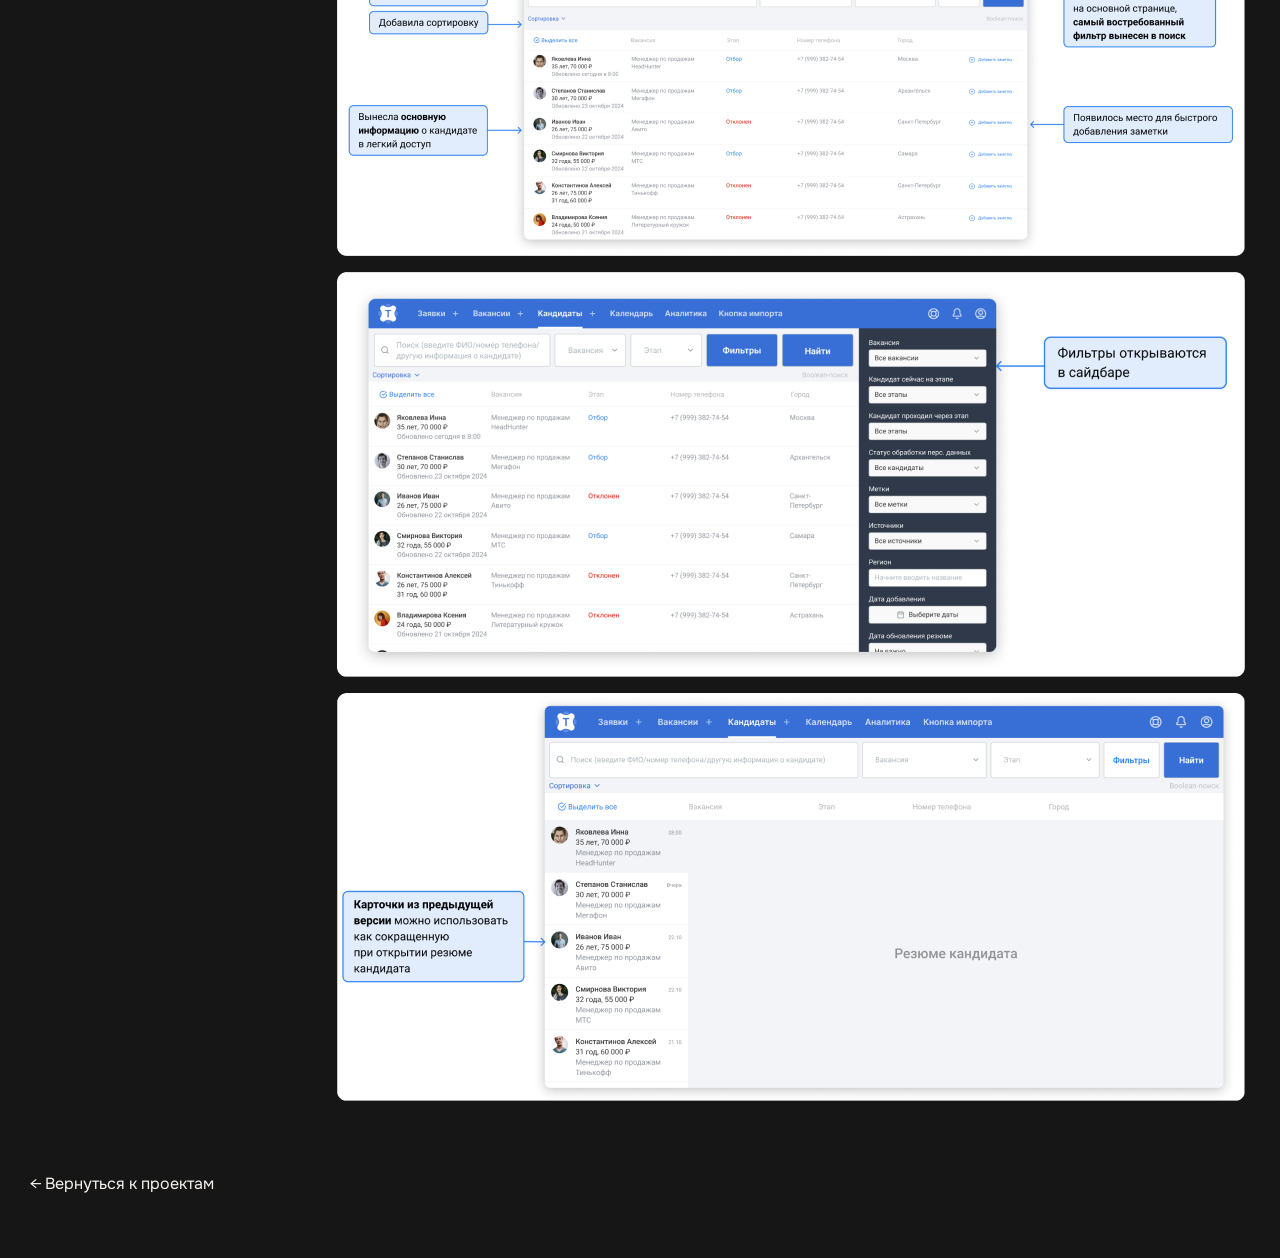
<file: talantix.html>
<!doctype html>
<html lang="ru"><meta charset="utf-8"><meta name="viewport" content="width=device-width, initial-scale=1">
<title>CRM-система для рекрутеров Talantix · Таня Ким</title>
<link rel="stylesheet" href="style.css">
<body class="case"><header class="case-bar"><a href="index.html#works">← Все проекты</a><a href="index.html#contacts">Контакты</a></header>
<main class="case-page"><h1>CRM-система для рекрутеров Talantix</h1><nav class="contents" aria-label="Оглавление"><span>Оглавление</span><div><a href="#section-1">Контекст</a><a href="#section-2">Research</a><a href="#section-3">Итоговое решение</a></div></nav><section class="case-section" id="section-1"><h2>Контекст</h2><div class="case-content"><h3>О компании</h3><p>Talantix – это российская облачная CRM-система класса ATS, предназначенная для автоматизации подбора персонала и управления рекрутингом.</p><div class="callout"><p>Задача: улучшить пользовательский опыт, исходя из полученных данных, не меняя основной стиль интерфейса</p></div><p>В задании не было четкой проблемы, необходимо было выявить их самостоятельно, основываясь на исходных данных и макетах. На тестовое задание был дан <strong>1 день</strong>.</p></div></section><section class="case-section" id="section-2"><h2>Research</h2><div class="case-content"><h3>Информация из задания</h3><p>•  во вкладке «Кандидаты» рекрутеры <strong>видят всех кандидатов, которых когда-либо</strong> рассматривалина вакансии в их компании</p><p>•  чаще всего пользователи ищут кандидатов по <strong>ФИО и телефону</strong></p><p>•  ищут <strong>когда кандидат позвонил или написал</strong>, чтобы посмотреть его резюме, вспомнить кто это и оставить заметку</p><p>•  фильтрами пользуется <strong>менее 20%</strong> пользователей</p><p>•  самый популярный фильтр — <strong>кандидат сейчас на этапе</strong></p><a class="figure-link" href="assets/talantix-155-4566.png" target="_blank" rel="noopener" aria-label="Раздел «Кандидаты»"><img loading="lazy" decoding="async" src="assets/talantix-155-4566.png" alt="Раздел «Кандидаты»"></a><h3>Кто наш пользователь?</h3><p><strong>Рекрутер Talantix</strong> заходит в систему для работы с конкретными кандидатами или их группой. Во вкладке «Кандидаты» в первую очередь ищет нужного человека и работает с его карточкой.</p><div class="callout"><h3>Цель</h3><p>Быстро найти подходящего кандидата и получить всю необходимую информацию для работы с ним.</p></div><div class="callout"><h3>Основные задачи</h3><p>•  🔎 Искать кандидатов</p><p>•  📄 Просматривать резюме</p><p>•  📝 Оставлять заметки</p></div><div class="callout"><p><strong>Ключевая потребность </strong>– быстро находить нужного кандидата и фиксировать информацию о нём прямо в процессе работы.</p></div><h3>Проблемы нынешнего флоу</h3><a class="figure-link" href="assets/talantix-155-4584.png" target="_blank" rel="noopener" aria-label="Проблемы нынешнего флоу"><img loading="lazy" decoding="async" src="assets/talantix-155-4584.png" alt="Проблемы нынешнего флоу"></a><h3>Гипотезы-решения</h3><p>•  <strong>Если убрать панель фильтров из основного сценария поиска и освободить пространство под список кандидатов,</strong> можно показать больше информации о каждом кандидате без перехода в карточку.</p><p>•  <strong>Если сделать поиск более заметным и явно показать, по каким данным можно искать,</strong> пользователю будет проще находить нужных кандидатов.</p><p>•  <strong>Если сократить и спрятать редко используемые фильтры,</strong> освободится пространство для основного сценария — поиска и просмотра кандидатов.</p><p>•  <strong>Если вынести этап кандидата в быстрый фильтр,</strong> рекрутер сможет быстрее отбирать кандидатов по текущему этапу.</p></div></section><section class="case-section" id="section-3"><h2>Итоговое решение</h2><div class="case-content"><p>Избавилась от сайдбара и поместила все в одно окно, добавила конфигуратор с основными фильтрами, остальные вынесла в диалоговое окно</p><a class="figure-link" href="assets/talantix-155-4599.png" target="_blank" rel="noopener" aria-label="Итоговое решение · 1"><img loading="lazy" decoding="async" src="assets/talantix-155-4599.png" alt="Итоговое решение · 1"></a><a class="figure-link" href="assets/talantix-155-4601.png" target="_blank" rel="noopener" aria-label="Итоговое решение · 2"><img loading="lazy" decoding="async" src="assets/talantix-155-4601.png" alt="Итоговое решение · 2"></a><a class="figure-link" href="assets/talantix-155-4603.png" target="_blank" rel="noopener" aria-label="Итоговое решение · 3"><img loading="lazy" decoding="async" src="assets/talantix-155-4603.png" alt="Итоговое решение · 3"></a></div></section>
<a class="case-back" href="index.html#works">← Вернуться к проектам</a></main></body></html>
</file>
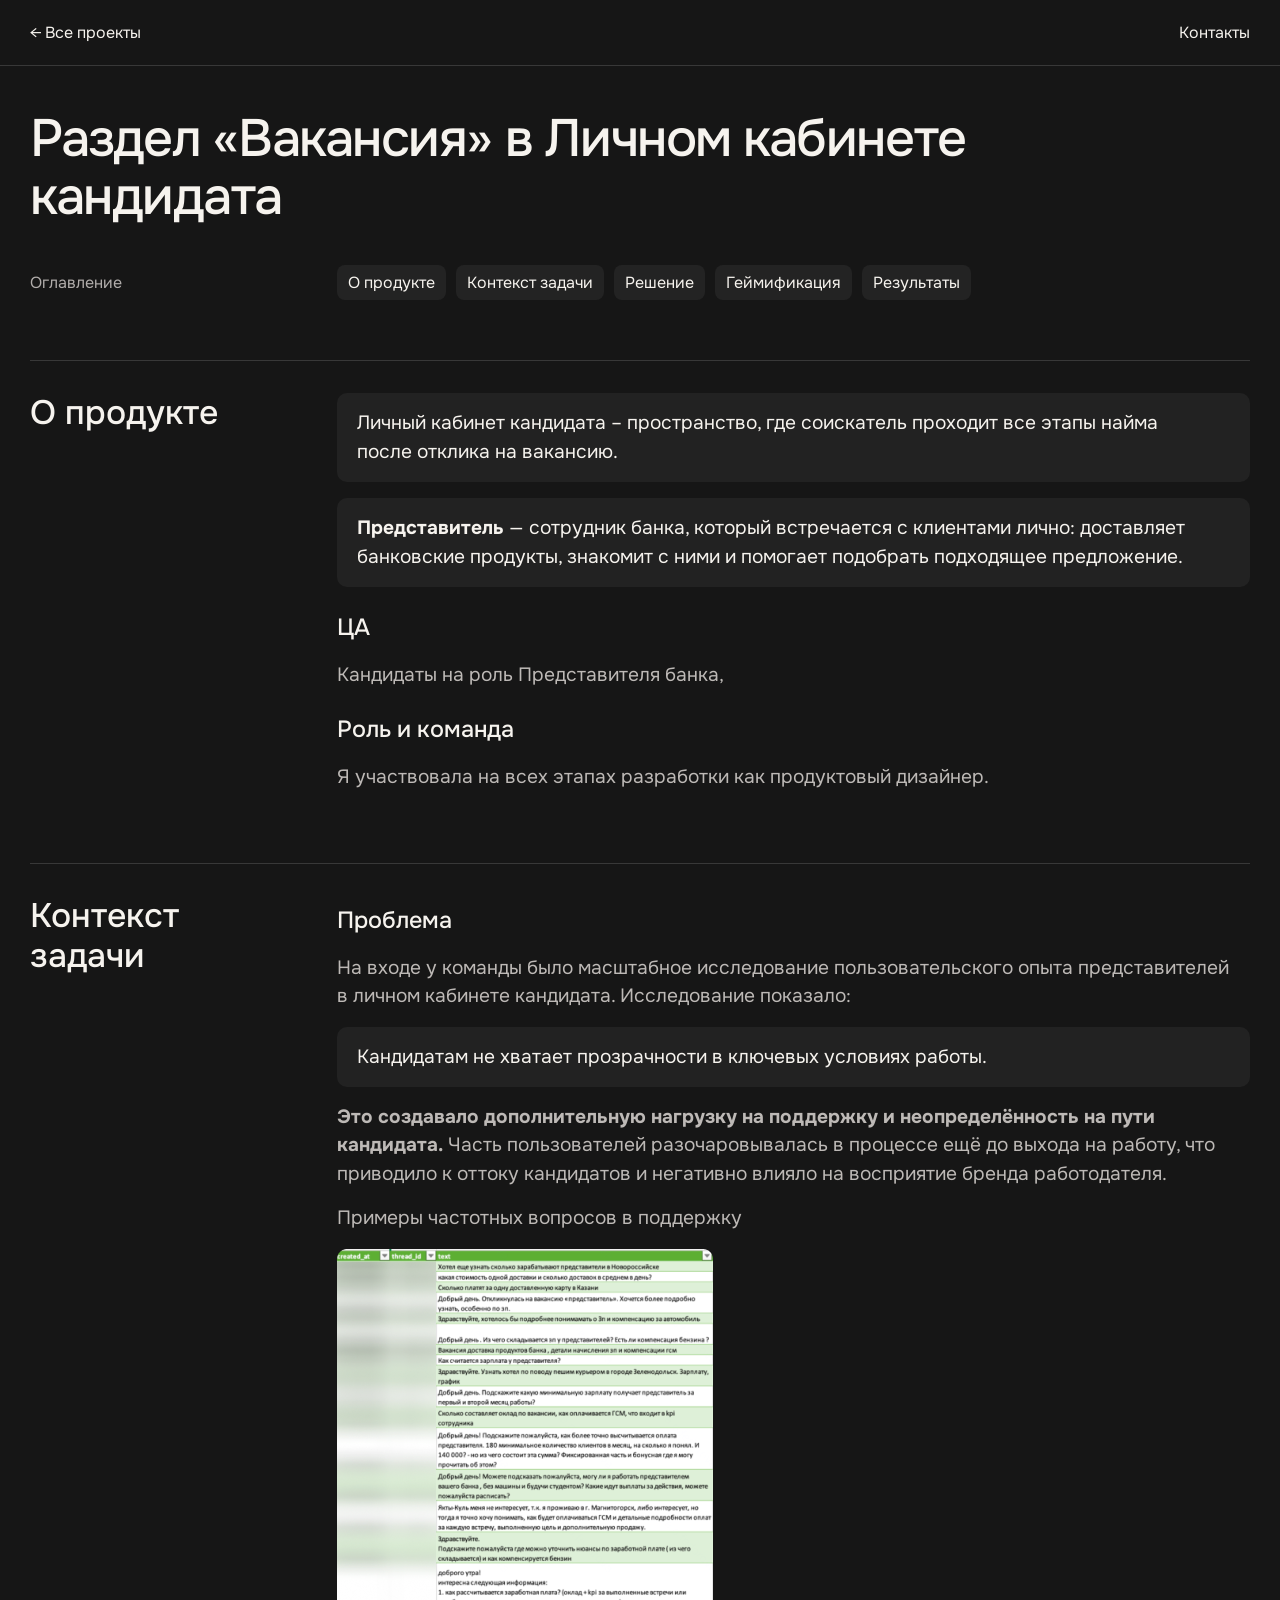
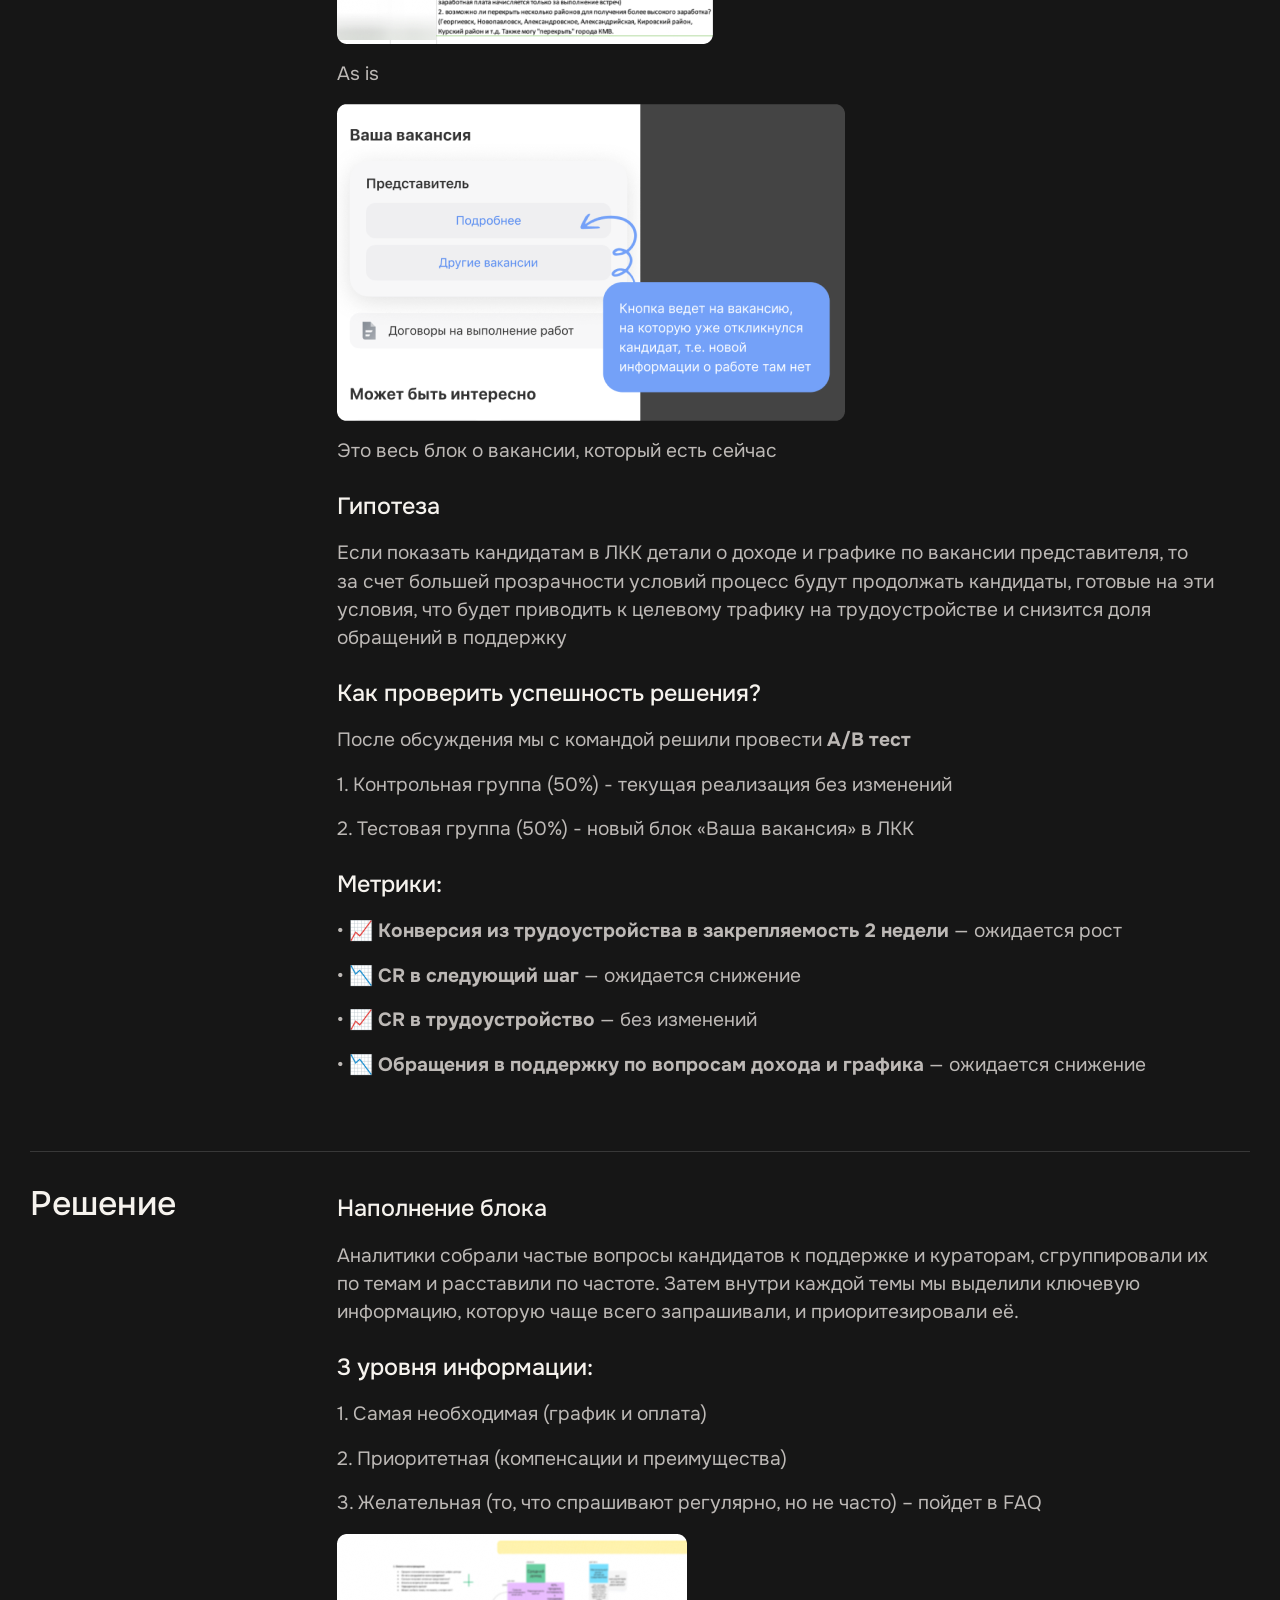
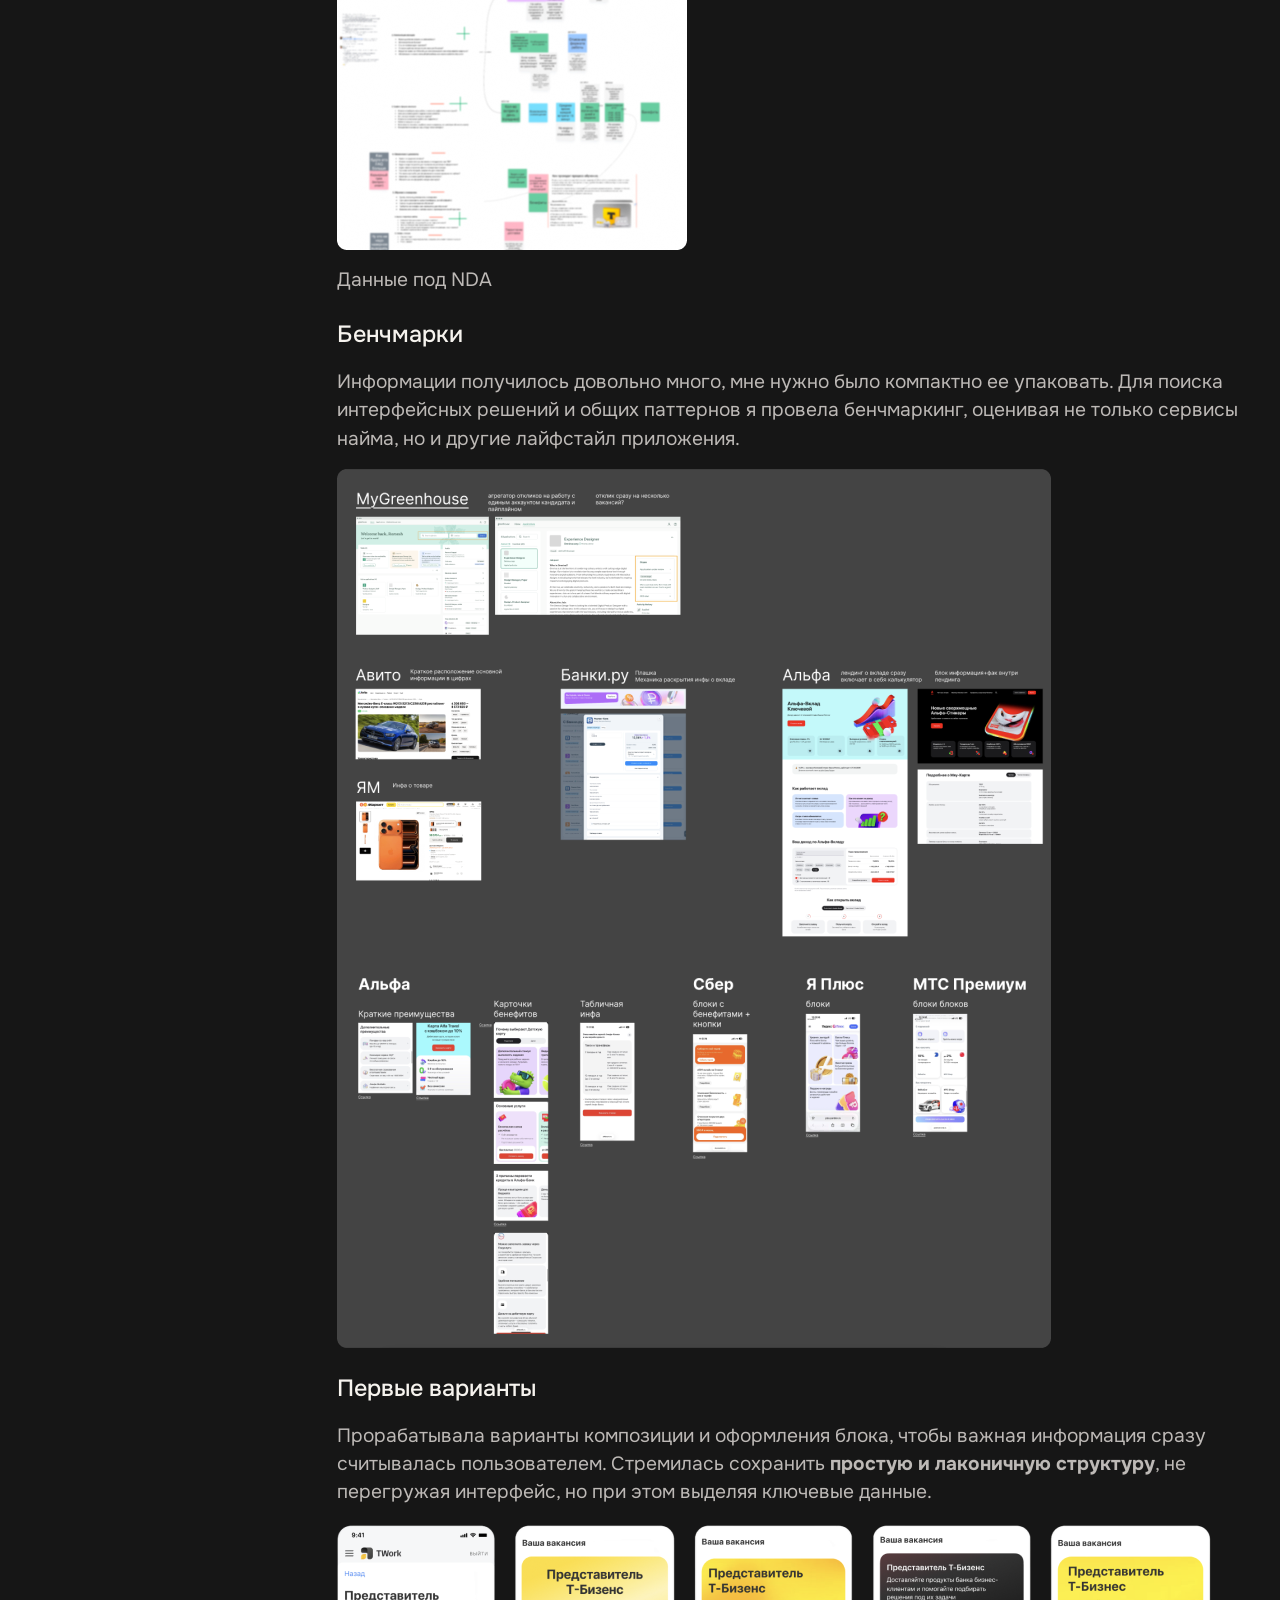
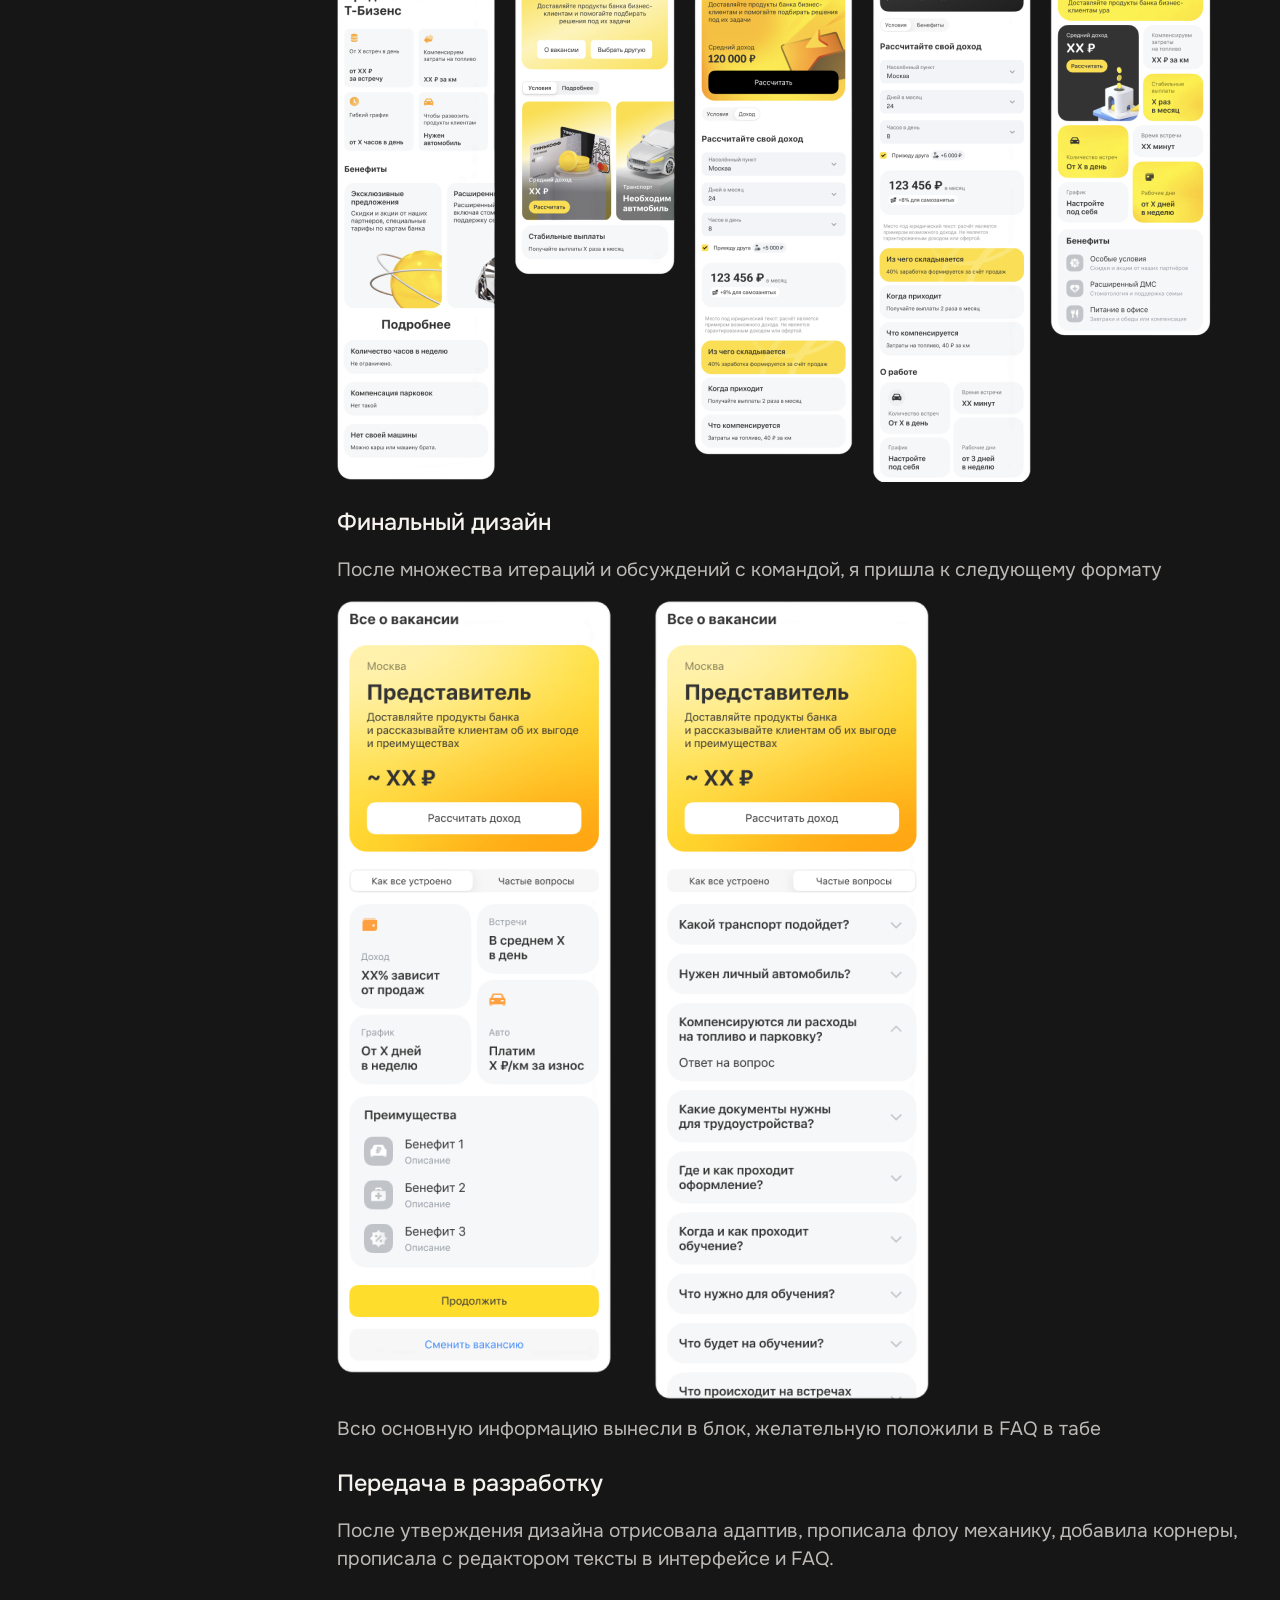
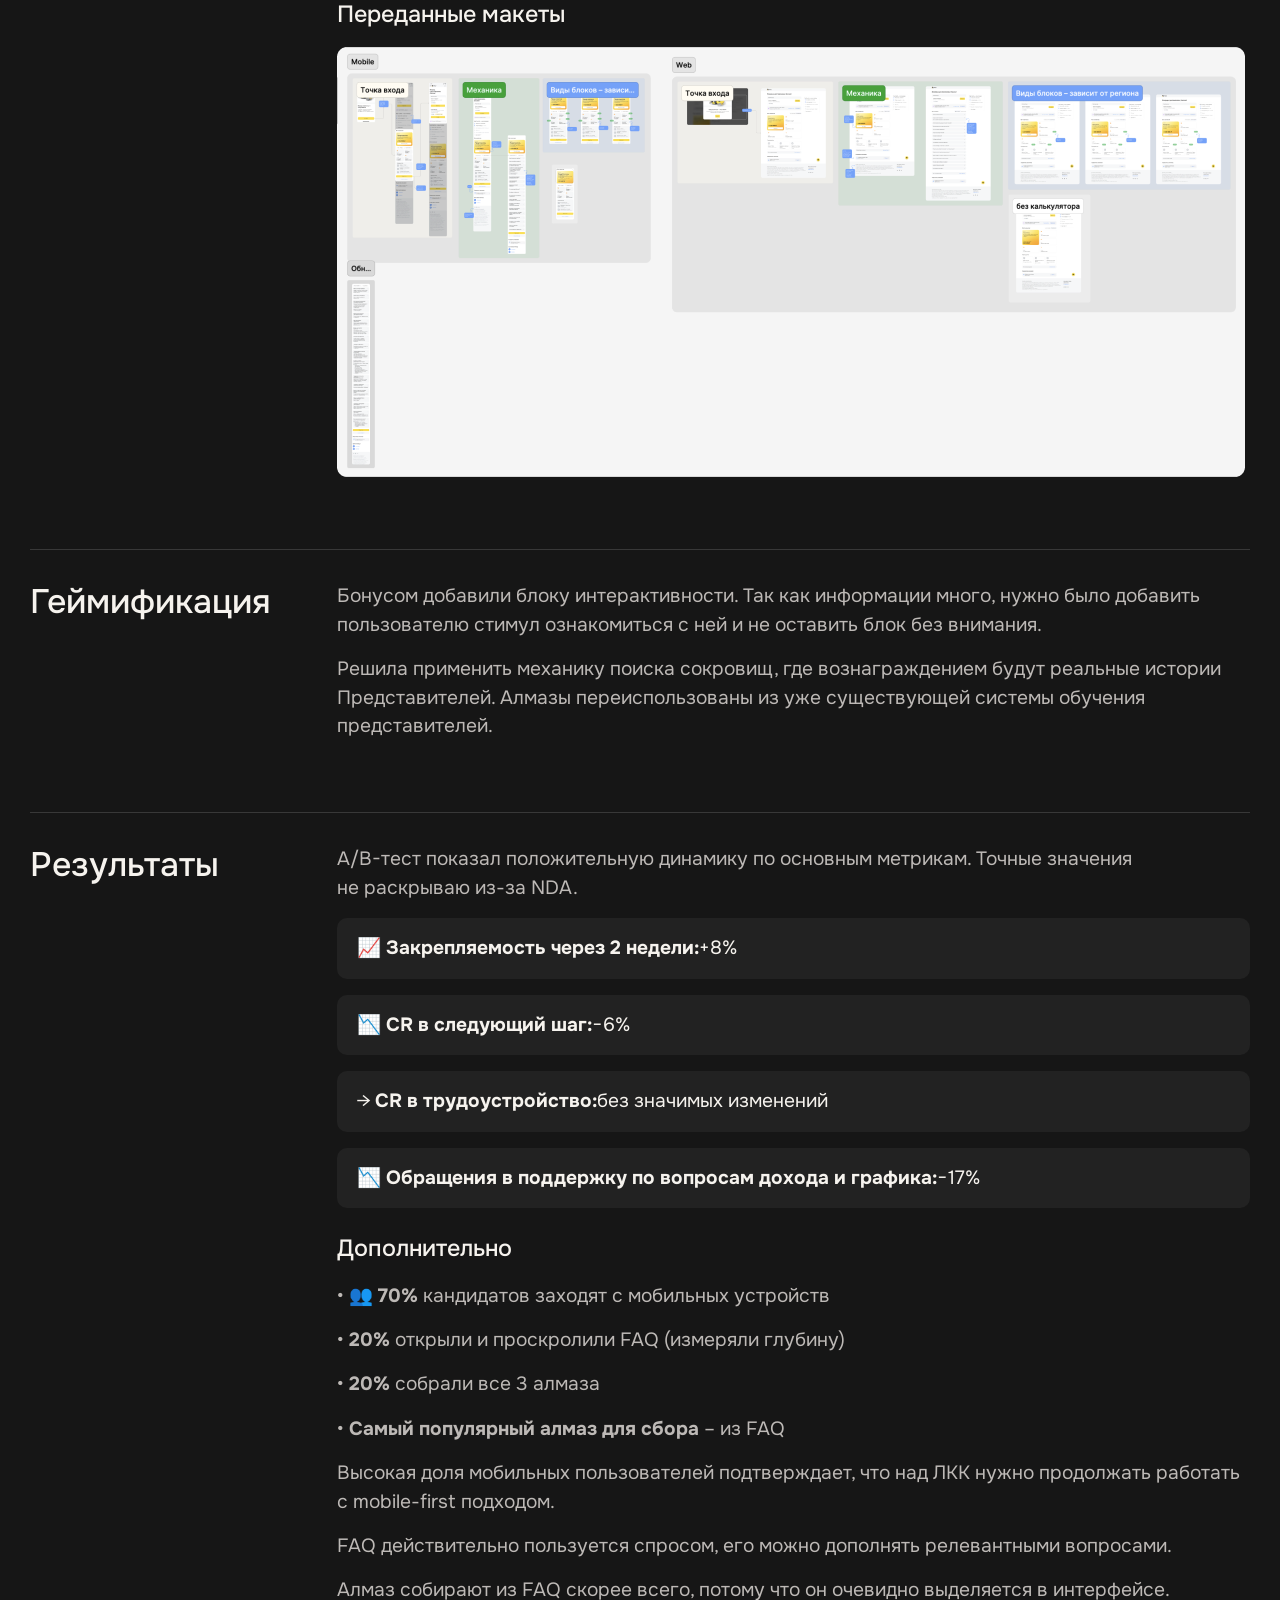
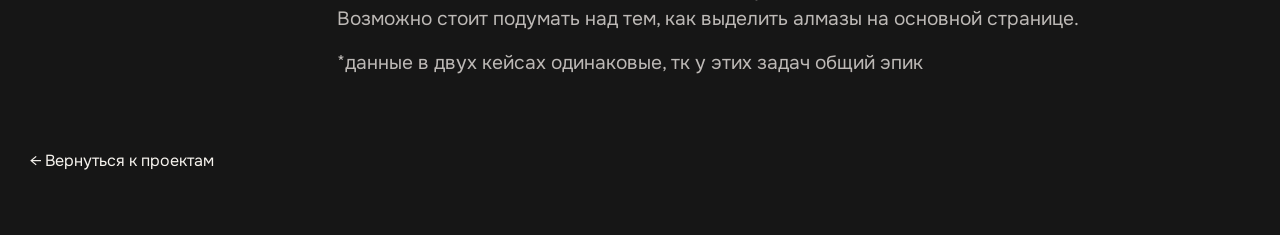
<file: vacancy.html>
<!doctype html>
<html lang="ru"><meta charset="utf-8"><meta name="viewport" content="width=device-width, initial-scale=1">
<title>Раздел «Вакансия» в Личном кабинете кандидата · Таня Ким</title>
<link rel="stylesheet" href="style.css">
<body class="case"><header class="case-bar"><a href="index.html#works">← Все проекты</a><a href="index.html#contacts">Контакты</a></header>
<main class="case-page"><h1>Раздел «Вакансия» в Личном кабинете кандидата</h1><nav class="contents" aria-label="Оглавление"><span>Оглавление</span><div><a href="#section-1">О продукте</a><a href="#section-2">Контекст задачи</a><a href="#section-3">Решение</a><a href="#section-4">Геймификация</a><a href="#section-5">Результаты</a></div></nav><section class="case-section" id="section-1"><h2>О продукте</h2><div class="case-content"><div class="callout"><p>Личный кабинет кандидата –  пространство, где соискатель проходит все этапы найма после отклика на вакансию.</p></div><div class="callout"><p><strong>Представитель</strong> — сотрудник банка, который встречается с клиентами лично: доставляет банковские продукты, знакомит с ними и помогает подобрать подходящее предложение.</p></div><h3>ЦА</h3><p>Кандидаты на роль Представителя банка,</p><h3>Роль и команда</h3><p>Я участвовала на всех этапах разработки как продуктовый дизайнер. </p></div></section><section class="case-section" id="section-2"><h2>Контекст задачи</h2><div class="case-content"><h3>Проблема</h3><p>На входе у команды было масштабное исследование пользовательского опыта представителей в личном кабинете кандидата. Исследование показало:</p><div class="callout"><p>Кандидатам не хватает прозрачности в ключевых условиях работы.</p></div><p><strong>Это создавало дополнительную нагрузку на поддержку и неопределённость на пути кандидата.</strong> Часть пользователей разочаровывалась в процессе ещё до выхода на работу, что приводило к оттоку кандидатов и негативно влияло на восприятие бренда работодателя.</p><p>Примеры частотных вопросов в поддержку</p><a class="figure-link" href="assets/vacancy-155-3987.png" target="_blank" rel="noopener" aria-label="Примеры частых вопросов"><img loading="lazy" decoding="async" src="assets/vacancy-155-3987.png" alt="Примеры частых вопросов"></a><p>As is</p><a class="figure-link" href="assets/vacancy-155-3990.png" target="_blank" rel="noopener" aria-label="Прежний блок вакансии"><img loading="lazy" decoding="async" src="assets/vacancy-155-3990.png" alt="Прежний блок вакансии"></a><p>Это весь блок о вакансии, который есть сейчас</p><h3>Гипотеза</h3><p>Если показать кандидатам в ЛКК детали о доходе и графике по вакансии представителя, то за счет большей прозрачности условий процесс будут продолжать кандидаты, готовые на эти условия, что будет приводить к целевому трафику на трудоустройстве и снизится доля обращений в поддержку</p><h3>Как проверить успешность решения?</h3><p>После обсуждения мы с командой решили провести <strong>A/B тест</strong></p><p>1. Контрольная группа (50%) - текущая реализация без изменений</p><p>2. Тестовая группа (50%) - новый блок «Ваша вакансия» в ЛКК</p><h3>Метрики:</h3><p>•  📈 <strong>Конверсия из трудоустройства в закрепляемость 2 недели</strong> — ожидается рост</p><p>•  📉 <strong>CR в следующий шаг</strong> — ожидается снижение</p><p>•  📈 <strong>CR в трудоустройство</strong> — без изменений</p><p>•  📉 <strong>Обращения в поддержку по вопросам дохода и графика</strong> — ожидается снижение</p></div></section><section class="case-section" id="section-3"><h2>Решение</h2><div class="case-content"><h3>Наполнение блока</h3><p>Аналитики собрали частые вопросы кандидатов к поддержке и кураторам, сгруппировали их по темам и расставили по частоте. Затем внутри каждой темы мы выделили ключевую информацию, которую чаще всего запрашивали, и приоритезировали её.</p><h3>3 уровня информации: </h3><p>1. Самая необходимая (график и оплата)</p><p>2. Приоритетная (компенсации и преимущества)</p><p>3. Желательная (то, что спрашивают регулярно, но не часто) – пойдет в FAQ</p><a class="figure-link" href="assets/vacancy-155-4024.png" target="_blank" rel="noopener" aria-label="Приоритизация вопросов"><img loading="lazy" decoding="async" src="assets/vacancy-155-4024.png" alt="Приоритизация вопросов"></a><p>Данные под NDA</p><h3>Бенчмарки</h3><p>Информации получилось довольно много, мне нужно было компактно ее упаковать. Для поиска интерфейсных решений и общих паттернов я провела бенчмаркинг, оценивая не только сервисы найма, но и другие лайфстайл приложения.</p><a class="figure-link" href="assets/vacancy-155-4030.png" target="_blank" rel="noopener" aria-label="Подборка бенчмарков"><img loading="lazy" decoding="async" src="assets/vacancy-155-4030.png" alt="Подборка бенчмарков"></a><h3>Первые варианты</h3><p>Прорабатывала варианты композиции и оформления блока, чтобы важная информация сразу считывалась пользователем. Стремилась сохранить <strong>простую и лаконичную структуру</strong>, не перегружая интерфейс, но при этом выделяя ключевые данные.</p><a class="figure-link" href="assets/vacancy-155-4035.png" target="_blank" rel="noopener" aria-label="Первые варианты дизайна"><img loading="lazy" decoding="async" src="assets/vacancy-155-4035.png" alt="Первые варианты дизайна"></a><h3>Финальный дизайн</h3><p>После множества итераций и обсуждений с командой, я пришла к следующему формату</p><a class="figure-link" href="assets/vacancy-155-4040.png" target="_blank" rel="noopener" aria-label="Финальный дизайн и вкладка FAQ"><img loading="lazy" decoding="async" src="assets/vacancy-155-4040.png" alt="Финальный дизайн и вкладка FAQ"></a><p>Всю основную информацию вынесли в блок, желательную положили в FAQ в табе</p><h3>Передача в разработку</h3><p>После утверждения дизайна отрисовала адаптив, прописала флоу механику, добавила корнеры, прописала с редактором тексты в интерфейсе и FAQ.</p><h3>Переданные макеты</h3><a class="figure-link" href="assets/vacancy-155-4048.png" target="_blank" rel="noopener" aria-label="Переданные макеты"><img loading="lazy" decoding="async" src="assets/vacancy-155-4048.png" alt="Переданные макеты"></a></div></section><section class="case-section" id="section-4"><h2>Геймификация</h2><div class="case-content"><p>Бонусом добавили блоку интерактивности. Так как информации много, нужно было добавить пользователю стимул ознакомиться с ней и не оставить блок без внимания.</p><p>Решила применить механику поиска сокровищ, где вознаграждением будут реальные истории Представителей. Алмазы переиспользованы из уже существующей системы обучения представителей.</p></div></section><section class="case-section" id="section-5"><h2>Результаты</h2><div class="case-content"><p>A/B-тест показал положительную динамику по основным метрикам. Точные значения не раскрываю из-за NDA.</p><div class="callout"><p>📈 <strong>Закрепляемость через 2 недели:</strong>+8%</p></div><div class="callout"><p>📉 <strong>CR в следующий шаг:</strong>−6%</p></div><div class="callout"><p>→ <strong>CR в трудоустройство:</strong>без значимых изменений</p></div><div class="callout"><p>📉 <strong>Обращения в поддержку по вопросам дохода и графика:</strong>−17%</p></div><h3>Дополнительно</h3><p>•  👥 <strong>70%</strong> кандидатов заходят с мобильных устройств</p><p>•  <strong>20%</strong> открыли и проскролили FAQ (измеряли глубину)</p><p>•  <strong>20%</strong> собрали все 3 алмаза</p><p>•  <strong>Самый популярный алмаз для сбора</strong> – из FAQ</p><p>Высокая доля мобильных пользователей подтверждает, что над ЛКК нужно продолжать работать с mobile-first подходом.</p><p>FAQ действительно пользуется спросом, его можно дополнять релевантными вопросами.</p><p>Алмаз собирают из FAQ скорее всего, потому что он очевидно выделяется в интерфейсе. Возможно стоит подумать над тем, как выделить алмазы на основной странице.</p><p>*данные в двух кейсах одинаковые, тк у этих задач общий эпик</p></div></section>
<a class="case-back" href="index.html#works">← Вернуться к проектам</a></main></body></html>
</file>
<file: style.css>
@import url("https://fonts.googleapis.com/css2?family=Onest:wght@400;500;600;700&display=swap");

:root { color-scheme: dark; font-family: Onest, system-ui, sans-serif; scroll-behavior: smooth; }
* { box-sizing: border-box; }
body { margin: 0; }
a { color: inherit; }
:focus-visible { outline: 2px solid #ffcd7b; outline-offset: 5px; }
.sr-only, .skip:not(:focus) { position: absolute; width: 1px; height: 1px; overflow: hidden; clip-path: inset(50%); white-space: nowrap; }
.skip:focus { position: fixed; z-index: 5; top: 0; left: 0; padding: 12px; background: #0b2017; }

.home { background: #041a13; color: #fef4e0; }
.site-width { max-width: 1672px; margin-inline: auto; container-type: inline-size; }
.scene { --u: calc(100cqw / 1440); position: relative; height: calc(1621 * var(--u)); overflow: clip; isolation: isolate; }
.scene-image { position: absolute; inset: 0; width: 100%; height: 100%; object-fit: fill; pointer-events: none; }
.main-nav { position: fixed; z-index: 4; top: max(16px, env(safe-area-inset-top)); right: max(18px, calc((100vw - 1672px) / 2 + 36px)); display: flex; gap: 4px; padding: 4px; border: 1px solid #f8e8c847; border-radius: 30px; background: #06120ef5; color: #fef4e0; }
.main-nav a { padding: 0 17px; min-height: 44px; display: grid; place-items: center; border-radius: 24px; font-size: 15px; font-weight: 500; text-decoration: none; }
.main-nav a:is(:hover,:focus-visible) { background: #fef4e0; color: #10251b; }

.ornament { position: absolute; z-index: 1; display: block; left: calc((var(--x) - var(--r)) * var(--u)); top: calc((var(--y) - var(--r)) * var(--u)); width: calc(var(--r) * 2 * var(--u)); height: calc(var(--r) * 2 * var(--u)); color: inherit; border: 0; border-radius: 50%; padding: 0; background: none; font: inherit; text-decoration: none; cursor: pointer; -webkit-tap-highlight-color: transparent; }
.ornament:is(:hover,:focus,:active) { z-index: 3; }
.ornament-art { position: absolute; left: calc((var(--ax) - var(--x) + var(--r)) * var(--u)); top: calc((var(--ay) - var(--y) + var(--r)) * var(--u)); width: calc(var(--aw) * var(--u)); height: calc(var(--ah) * var(--u)); transform-origin: calc((var(--x) - var(--ax)) * var(--u)) calc((var(--y) - var(--ay)) * var(--u)); transition: transform .21s ease-out, filter .21s ease-out; pointer-events: none; }
.ornament-art img { width: 100%; height: 100%; display: block; }
.ornament:is(:hover,:focus-visible) .ornament-art { transform: scale(1.055); filter: drop-shadow(0 0 12px #efa63c8c); }
.ornament:active .ornament-art { transform: scale(1.025); }
.ornament-label { position: absolute; z-index: 1; top: calc(100% + 10px); left: 50%; width: min(245px, 27vw); transform: translate(-50%, -4px); padding: 8px 10px; border-radius: 12px; background: #08170ff5; border: 1px solid #f7c76e7d; text-align: center; font-size: 15px; line-height: 1.2; font-weight: 600; opacity: 0; pointer-events: none; transition: opacity .21s ease-out, transform .21s ease-out; }
.ornament:is(:hover,:focus) .ornament-label { opacity: 1; transform: translate(-50%, 0); }
.ornament-label span, .ornament-label strong { display: block; }
.ornament-label span { margin-top: 2px; font-size: .82em; font-weight: 400; }
.portrait { --x: 730; --y: 445; --r: 125; --ax: 507; --ay: 210; --aw: 452; --ah: 394; }
.vacancy { --x: 490; --y: 268; --r: 88; --ax: 331; --ay: 116; --aw: 321; --ah: 262; }
.lamoda { --x: 1015; --y: 251; --r: 83; --ax: 872; --ay: 133; --aw: 286; --ah: 215; }
.talantix { --x: 334; --y: 518; --r: 76; --ax: 209; --ay: 386; --aw: 252; --ah: 218; }
.salary { --x: 1058; --y: 583; --r: 109; --ax: 872; --ay: 423; --aw: 376; --ah: 296; }
.robotaxi { --x: 554; --y: 723; --r: 94; --ax: 389; --ay: 523; --aw: 331; --ah: 311; }

.letter { position: absolute; left: calc(466 * var(--u)); top: calc(1041 * var(--u)); width: calc(370 * var(--u)); color: #162c20; color-scheme: light; scroll-margin-top: 84px; }
.letter h2 { margin: 0; font-size: calc(42 * var(--u)); line-height: 1.15; letter-spacing: -.025em; }
.letter p { margin: calc(10 * var(--u)) 0 calc(14 * var(--u)); font-size: calc(21 * var(--u)); line-height: 1.2; }
.contact-links a { display: grid; grid-template-columns: 32% 1fr auto; align-items: center; min-height: calc(54 * var(--u)); gap: 3px; border-bottom: 1px solid #59422647; font-size: calc(18 * var(--u)); text-decoration: none; }
.contact-links a:last-child { border-bottom: 0; }
.contact-links a:hover span:nth-child(2) { text-decoration: underline; }
.contact-links a:focus-visible { outline-color: #5b3215; }

.case { background: #161616; color: #f6f3ee; }
.case-bar { position: sticky; top: 0; z-index: 3; display: flex; justify-content: space-between; padding: 22px max(20px, calc((100% - 1220px)/2)); background: #161616; border-bottom: 1px solid #383838; }
.case-bar a, .case-back { text-decoration: none; font-size: 16px; }
.case-bar a:hover, .case-back:hover { text-decoration: underline; }
.case-page { max-width: 1280px; margin: 0 auto; padding: 44px 30px 64px; }
.case-page h1 { max-width: 1080px; margin: 0 0 40px; font-size: clamp(34px, 4.1vw, 60px); font-weight: 500; letter-spacing: -.028em; line-height: 1.1; }
.contents, .case-section { display: grid; grid-template-columns: minmax(150px, 22%) minmax(0,1fr); gap: clamp(20px,3vw,48px); }
.contents { margin-bottom: 60px; align-items: baseline; color: #b1adab; }
.contents div { display: flex; flex-wrap: wrap; gap: 10px; }
.contents a { padding: 7px 11px; border-radius: 8px; color: #f6f3ee; background: #232323; text-decoration: none; }
.contents a:hover { background: #353535; }
.case-section { border-top: 1px solid #383838; padding: 32px 0 72px; scroll-margin-top: 75px; }
.case-section h2 { margin: 0; font-size: clamp(25px,2.65vw,38px); font-weight: 500; line-height: 1.16; overflow-wrap: anywhere; }
.case-content { display: grid; min-width: 0; gap: 16px; font-size: clamp(16px,1.5vw,21px); line-height: 1.48; color: #bdb9b6; }
.case-content :is(p,h3,ul,ol) { margin: 0; }
.case-content h3 { margin-top: 7px; font-size: 1.22em; font-weight: 500; color: #f6f3ee; }
.callout { padding: 16px 20px; background: #222; border-radius: 10px; color: #f6f3ee; }
.callout p+p { margin-top: .65em; }
.figure-link { display: block; border-radius: 8px; }
.figure-link img { display: block; max-width: 100%; height: auto; border-radius: 8px; }

@media (max-width: 680px) {
  .scene { --u: calc(100cqw / 390); height: calc(979.35 * var(--u)); }
  .scene-image { inset: 0 auto auto 50%; width: calc(870 * var(--u)); transform: translateX(-50%); }
  .main-nav { right: 12px; top: max(12px, env(safe-area-inset-top)); }
  .main-nav a { padding-inline: 13px; font-size: 14px; }
  .portrait { --x: 195; --y: 156; --r: 55; --ax: 96.88; --ay: 52.6; --aw: 198.88; --ah: 173.36; --label: 183; }
  .vacancy { --x: 87; --y: 292; --r: 43; --ax: 9.31; --ay: 217.73; --aw: 156.85; --ah: 128.02; --label: 124; }
  .lamoda { --x: 304; --y: 276; --r: 42; --ax: 231.64; --ay: 216.29; --aw: 144.72; --ah: 108.8; --label: 124; }
  .talantix { --x: 75; --y: 424; --r: 39; --ax: 10.86; --ay: 356.26; --aw: 129.32; --ah: 111.87; --label: 132; }
  .salary { --x: 312; --y: 415; --r: 44; --ax: 236.92; --ay: 350.41; --aw: 151.78; --ah: 119.49; --label: 140; }
  .robotaxi { --x: 195; --y: 519; --r: 43; --ax: 119.52; --ay: 427.51; --aw: 151.41; --ah: 142.27; --label: 160; }
  .ornament-label { top: calc(100% + 4 * var(--u)); width: calc(var(--label) * var(--u)); padding: calc(6 * var(--u)); opacity: 1; transform: translateX(-50%); font-size: calc(12 * var(--u)); pointer-events: auto; }
  .portrait .ornament-label { font-size: calc(16 * var(--u)); }
  .vacancy .ornament-label { font-size: calc(11 * var(--u)); }
  .letter { left: calc(44 * var(--u)); top: calc(634 * var(--u)); width: calc(292 * var(--u)); }
  .letter h2 { font-size: calc(32 * var(--u)); }
  .letter p { font-size: calc(14 * var(--u)); margin: calc(4 * var(--u)) 0 calc(9 * var(--u)); }
  .contact-links a { min-height: calc(44 * var(--u)); grid-template-columns: 26% 1fr auto; font-size: calc(13 * var(--u)); }
  .case-bar { padding: 18px 20px; }
  .case-page { padding: 20px 20px 50px; }
  .case-page h1 { margin-bottom: 22px; }
  .contents, .case-section { grid-template-columns: minmax(0,1fr); gap: 12px; }
  .contents { margin-bottom: 26px; }
  .contents div { display: grid; grid-template-columns: repeat(2, minmax(0,1fr)); }
  .contents a { display: flex; align-items: center; min-height: 42px; font-size: 13px; }
  .case-section { padding: 22px 0 34px; }
  .callout { padding: 13px 14px; }
}
@media (prefers-reduced-motion: reduce) {
  :root { scroll-behavior: auto; }
  .ornament-art, .ornament-label { transition: none; }
}
</file>
